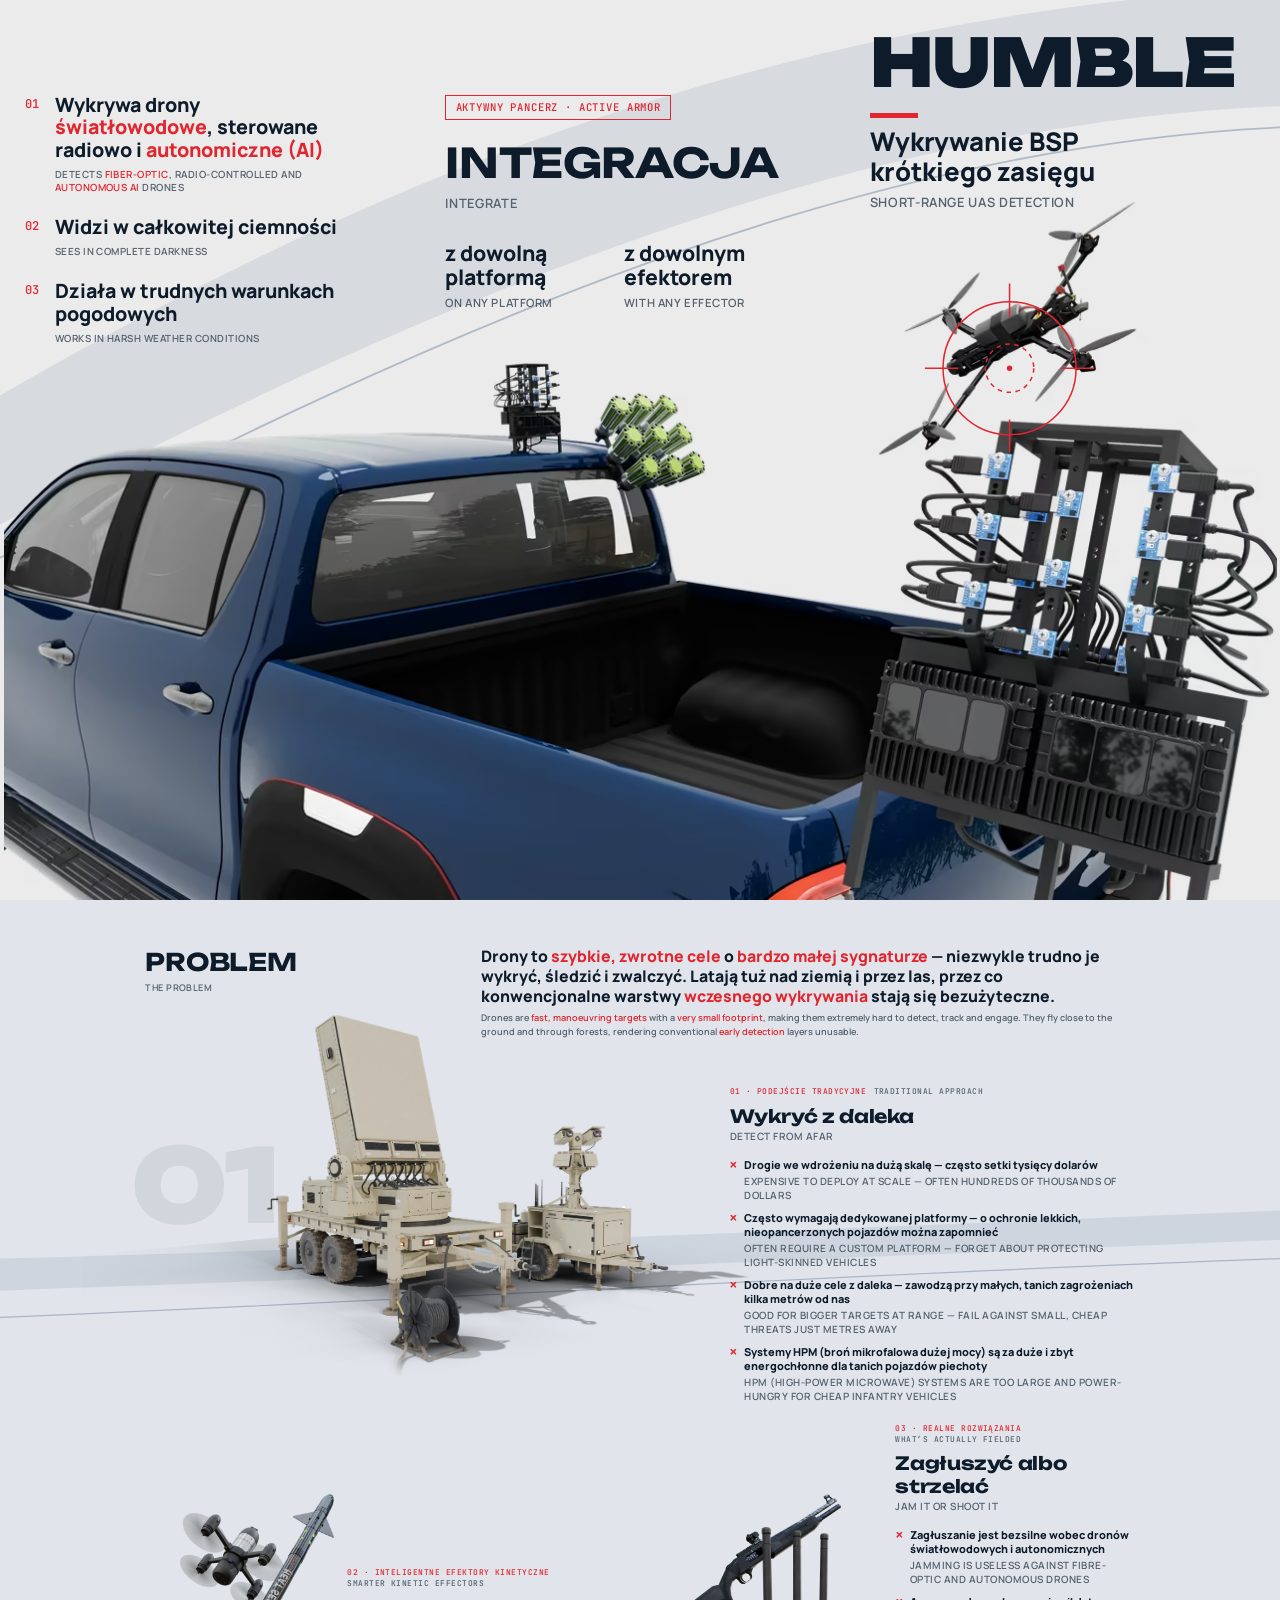
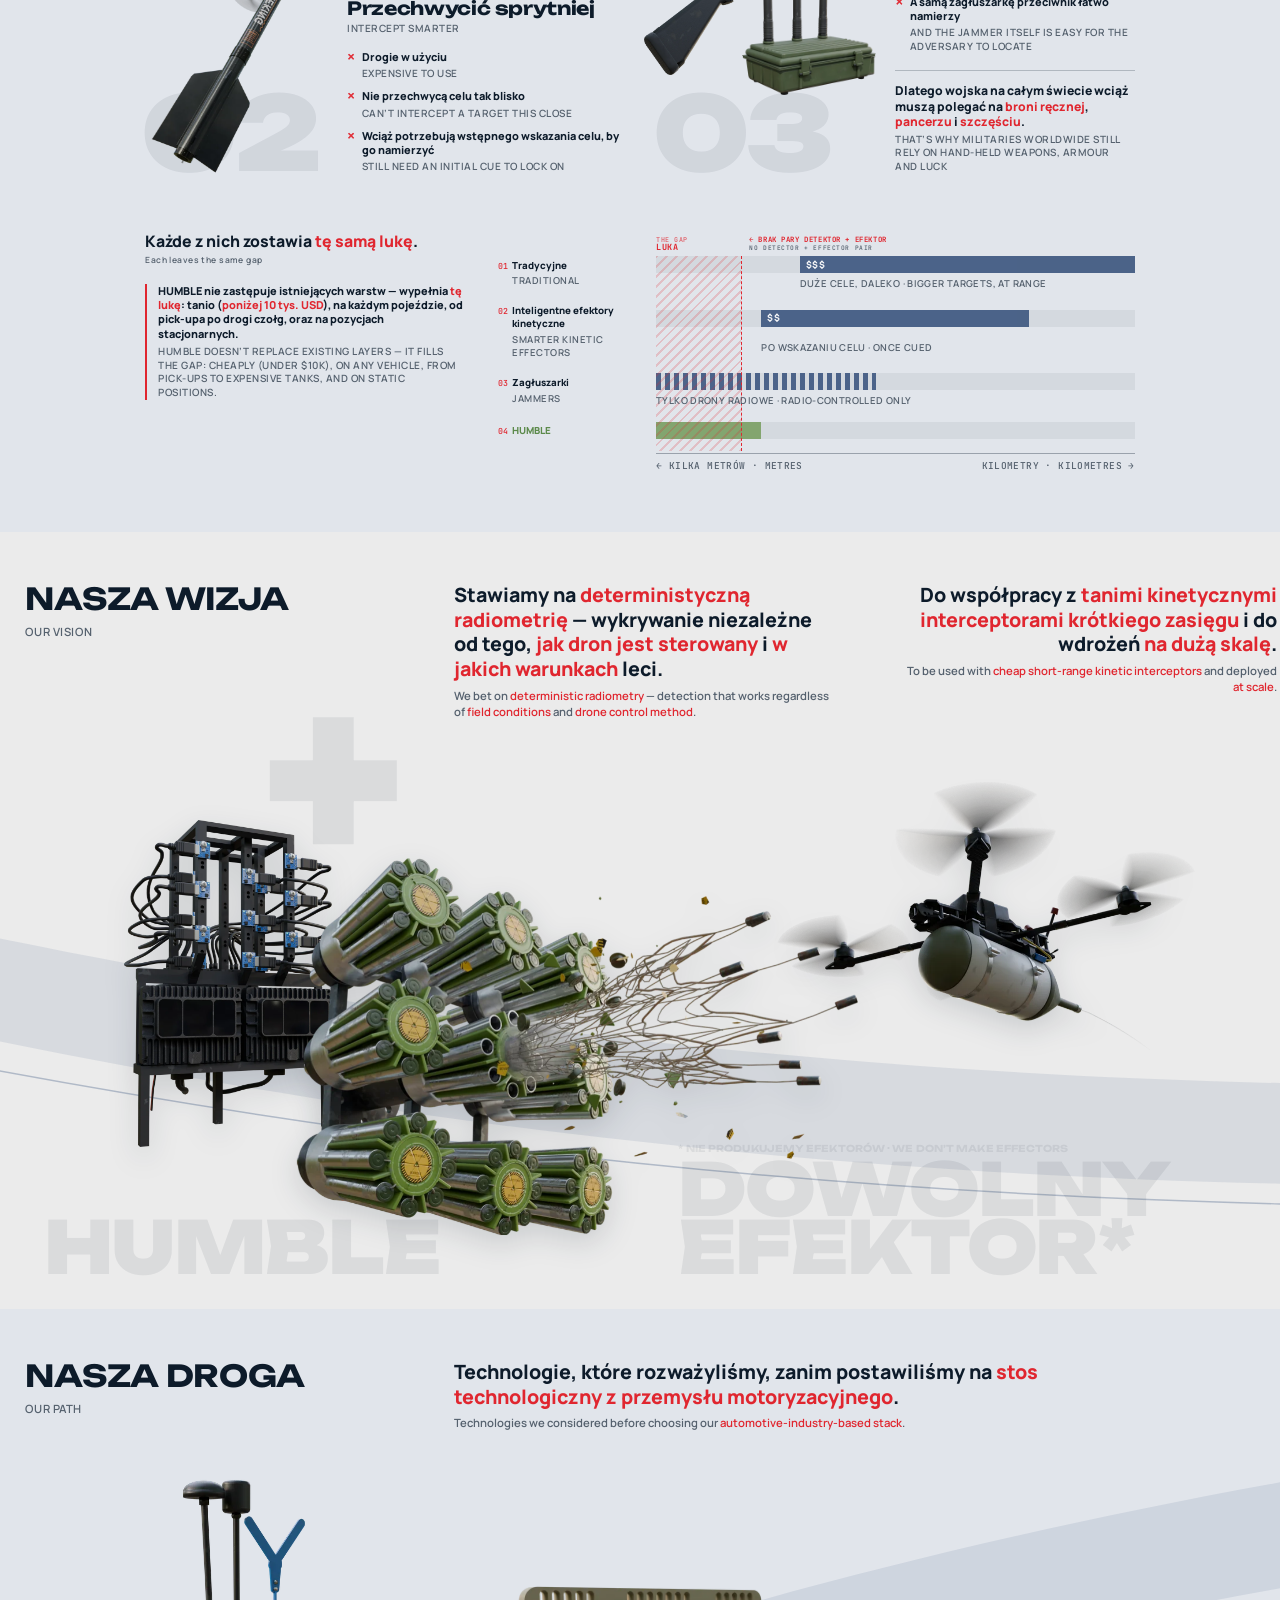
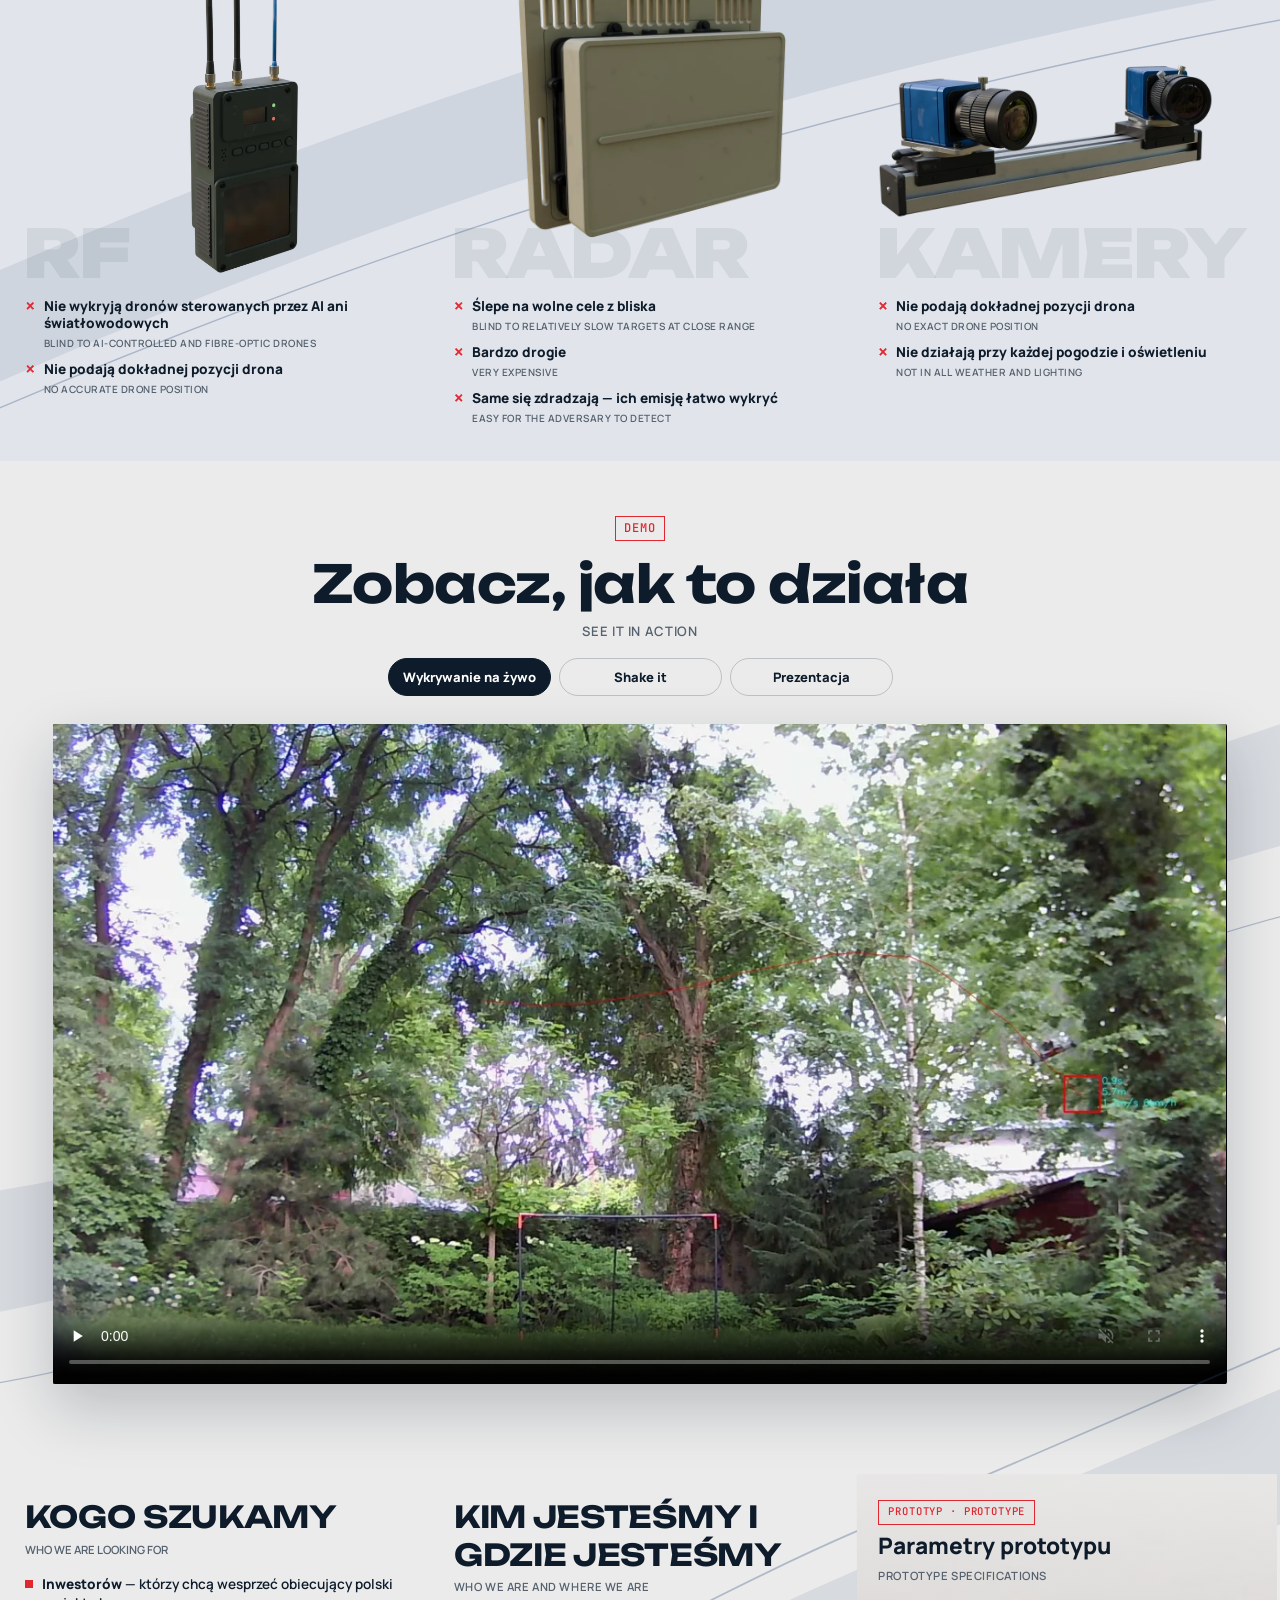
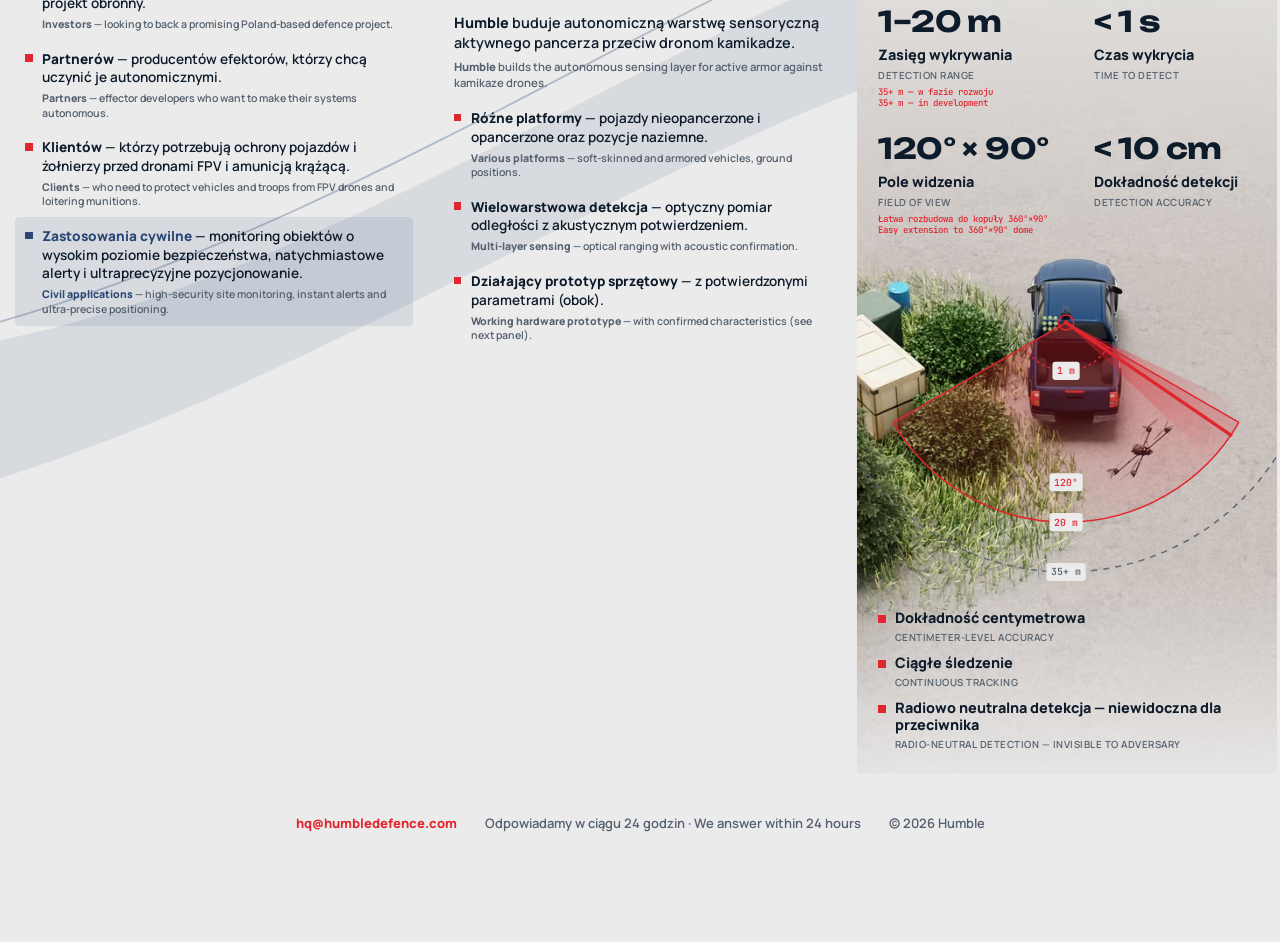
<file: index.html>
<!doctype html>
<html lang="pl" class="loading">
<head>
<meta charset="utf-8">
<meta name="viewport" content="width=device-width, initial-scale=1, viewport-fit=cover">
<title>HUMBLE — Wykrywanie BSP krótkiego zasięgu · Short-range UAS detection</title>
<meta name="description" content="HUMBLE buduje autonomiczną warstwę sensoryczną aktywnego pancerza przeciw dronom kamikadze. Humble builds the autonomous sensing layer for active armor against kamikaze drones.">
<meta name="theme-color" content="#EBEBEB">
<meta property="og:type" content="website">
<meta property="og:url" content="https://humbledefence.com/">
<meta property="og:title" content="HUMBLE — Short-range UAS detection">
<meta property="og:description" content="Autonomous sensing layer for active armor against kamikaze drones.">
<meta property="og:image" content="https://humbledefence.com/assets/og.jpg">
<meta name="twitter:card" content="summary_large_image">
<link rel="icon" href="data:image/svg+xml,%3Csvg xmlns='http://www.w3.org/2000/svg' viewBox='0 0 32 32'%3E%3Crect width='32' height='32' rx='6' fill='%230D1B2A'/%3E%3Ccircle cx='16' cy='16' r='9' fill='none' stroke='%23E0262F' stroke-width='2'/%3E%3Cpath d='M16 2v7M16 23v7M2 16h7M23 16h7' stroke='%23E0262F' stroke-width='2'/%3E%3Ccircle cx='16' cy='16' r='2' fill='%23E0262F'/%3E%3C/svg%3E">
<link rel="preconnect" href="https://fonts.googleapis.com">
<link rel="preconnect" href="https://fonts.gstatic.com" crossorigin>
<link rel="stylesheet" href="https://fonts.googleapis.com/css2?family=JetBrains+Mono:wght@500;800&family=Manrope:wght@600;800&family=Unbounded:wght@700;900&display=swap">
<link rel="stylesheet" href="styles.css?v=202611011240">
<script src="lang.js?v=202611011050" defer></script>
<script src="spin.js?v=202611011050" defer></script>
<script src="main.js?v=202611011300" defer></script>
<script src="track.js?v=202611011300" defer></script>
<noscript><style>.loader{display:none}html.loading,html.loading body{overflow:auto}</style></noscript>
</head>
<body>
<div class="loader" aria-hidden="true">
  <svg viewBox="-60 -60 120 120"><g class="ld-move"><g class="ld-rot"><g class="ld-blink">
    <circle r="44" class="ring"/><circle r="16" class="ring dash"/><circle r="1.8" class="dot"/>
    <path class="tick" d="M0 -56V-34M0 34V56M-56 0H-34M34 0H56"/>
  </g></g></g></svg>
</div>
<nav class="lang" aria-label="Język · Language">
  <a href="/" data-lang="pl" title="Polski, z angielskim">PL·EN</a><a href="/en-f" data-lang="en-f" title="English first, with Polish">EN·PL</a>
</nav>
<main>

<!-- ================= OUTSIDE SPREAD ================= -->
<section class="spread" id="outside" aria-label="HUMBLE">
  <div class="stage">
    <svg class="bg-swoosh" viewBox="0 0 841.9 595.3" aria-hidden="true">
      <path d="M-600 607 L-8.5 265 C190 150 470 10 850.4 -8.5 L1450 -37.7 L1450 49 L850.4 70 C560 80 280 200 -8.5 350 L-600 657.6 Z" fill="#2A4674" opacity=".1"/>
      <path d="M-600 683 L-8.5 372 C290 215 570 95 850.4 84 L1450 60.5" fill="none" stroke="#2A4674" stroke-width="1.2" opacity=".3"/>
    </svg>
    <svg class="art" id="art-outside" viewBox="0 0 841.9 595.3" aria-hidden="true">
      <image data-img="scene" x="0" y="121" width="842" height="474.3" preserveAspectRatio="none"/>
      <g class="leaders">
        <text class="s-cap" x="292" y="172.5" data-en="on any">z dowolną</text>
        <text class="s-cap" x="292" y="188.6" data-en="platform">platformą</text>
        <text class="s-en sec" x="292" y="203.2" data-en="Z DOWOLNĄ PLATFORMĄ">ON ANY PLATFORM</text>
        <text class="s-cap" x="410" y="172.5" data-en="with any">z dowolnym</text>
        <text class="s-cap" x="410" y="188.6" data-en="effector">efektorem</text>
        <text class="s-en sec" x="410" y="203.2" data-en="Z DOWOLNYM EFEKTOREM">WITH ANY EFFECTOR</text>
        <line class="draw" style="--len:63" x1="339.5" y1="213" x2="339.5" y2="276"/>
        <line class="draw d2" style="--len:80" x1="415.5" y1="213" x2="415.5" y2="293"/>
        <g class="pop"><g class="blink-slow"><circle cx="340" cy="281" r="5" class="ring"/><circle cx="340" cy="281" r="1.5" class="dot"/></g></g>
        <g class="pop d2"><g class="blink-slow"><circle cx="416" cy="298" r="5" class="ring"/><circle cx="416" cy="298" r="1.5" class="dot"/></g></g>
      </g>
      <g class="drift"><g class="blink">
        <circle cx="651" cy="228" r="44" class="ring"/>
        <circle cx="651" cy="228" r="16" class="ring dash"/>
        <circle cx="651" cy="228" r="1.8" class="dot"/>
        <path class="tick" d="M651 172V194M651 262V284M595 228H617M685 228H707"/>
      </g></g>
    </svg>

    <!-- outside left: statements (on phones shown under Integracja) -->
    <div class="panel p-oleft">
      <div class="blk stmts" style="--x:14.2;--y:62;--w:215">
        <div class="stmt">
          <span class="t-idx" style="--fs:8">01</span>
          <div><p class="t-lead" style="--fs:13">Wykrywa drony <em>światłowodowe</em>, sterowane radiowo i <em>autonomiczne (AI)</em></p>
          <p class="t-cap" lang="en" style="--fs:6.5">Detects <em>fiber-optic</em>, radio-controlled and <em>autonomous AI</em> drones</p></div>
        </div>
        <div class="stmt">
          <span class="t-idx" style="--fs:8">02</span>
          <div><p class="t-lead" style="--fs:13">Widzi w całkowitej ciemności</p>
          <p class="t-cap" lang="en" style="--fs:6.5">Sees in complete darkness</p></div>
        </div>
        <div class="stmt">
          <span class="t-idx" style="--fs:8">03</span>
          <div><p class="t-lead" style="--fs:13">Działa w trudnych warunkach pogodowych</p>
          <p class="t-cap" lang="en" style="--fs:6.5">Works in harsh weather conditions</p></div>
        </div>
      </div>
    </div>

    <!-- outside middle: integration -->
    <div class="panel p-omid" data-swoosh>
      <div class="blk" style="--x:292;--y:62;--w:250">
        <span class="tag" style="--fs:7"><span>Aktywny pancerz</span><span class="sep"> · </span><span lang="en">Active armor</span></span>
        <h2 class="t-h1 nw" style="--fs:27;margin-top:calc(12*var(--u))">INTEGRACJA</h2>
        <p class="t-cap" lang="en" style="--fs:8.5;margin-top:calc(4*var(--u))">Integrate</p>
        <p class="sr-only">z dowolną platformą (on any platform), z dowolnym efektorem (with any effector)</p>
      </div>
      <div class="m-visual" data-art="art-outside" data-view="277.8 150 280.6 345" data-fit="418.1,150,345,0,560"></div>
    </div>

    <!-- outside right: cover -->
    <div class="panel p-ocover" data-swoosh>
      <div class="blk" style="--x:572.6;--y:14;--w:256">
        <h1 class="t-hero nw" style="--fs:44">HUMBLE</h1>
        <span class="rule"></span>
        <p class="t-lead" style="--fs:17;--lh:1.18;width:calc(165*var(--u))">Wykrywanie BSP krótkiego zasięgu</p>
        <p class="t-cap" lang="en" style="--fs:8.5;margin-top:calc(4*var(--u))">Short-range UAS detection</p>
      </div>
      <div class="m-visual" data-art="art-outside" data-view="558.4 140 283.5 455.3" data-fit="697,140,455.3,540,841.9,pad" data-hide=".leaders"></div>
    </div>
  </div>
</section>

<!-- ================= THE PROBLEM: three answers, one gap ================= -->
<section class="spread" id="problem" aria-label="Problem · The problem">
  <div class="stage">
    <div class="panel p-pr" data-swoosh>
      <div class="pr-head">
        <h2 class="t-h1 nw" style="--fs:20">PROBLEM</h2>
        <p class="t-en t-upper" lang="en" style="--fs:7.5;letter-spacing:.05em;margin-top:calc(4*var(--u))">THE PROBLEM</p>
      </div>
      <div class="pr-lead">
        <p class="t-lead" style="--fs:13;--lh:1.25">Drony to <em>szybkie, zwrotne cele</em> o <em>bardzo małej sygnaturze</em> — niezwykle trudno je wykryć, śledzić i zwalczyć. Latają tuż nad ziemią i przez las, przez co konwencjonalne warstwy <em>wczesnego wykrywania</em> stają się bezużyteczne.</p>
        <p class="t-en" lang="en" style="--fs:7.5;--lh:1.45;margin-top:calc(4*var(--u))">Drones are <em>fast, manoeuvring targets</em> with a <em>very small footprint</em>, making them extremely hard to detect, track and engage. They fly close to the ground and through forests, rendering conventional <em>early detection</em> layers unusable.</p>
      </div>

      <!-- 01: the traditional layer -->
      <article class="pr-act pr-a1">
        <svg class="pr-ground" viewBox="0 0 1000 100" preserveAspectRatio="none" aria-hidden="true">
          <path d="M0 52 C300 44 650 30 1000 16 L1000 38 C650 52 300 66 0 76 Z" fill="#2A4674" opacity=".1"/>
          <path d="M0 96 C350 82 700 62 1000 52" fill="none" stroke="#2A4674" stroke-width="1.2" vector-effect="non-scaling-stroke" opacity=".3"/>
        </svg>
        <div class="pr-fig pr-fig1" data-in>
          <span class="pr-num pr-num1" aria-hidden="true">01</span>
          <img src="assets/hpm/scene-3200.webp?v=202611011050" srcset="assets/hpm/scene-1800.webp?v=202611011050 1800w, assets/hpm/scene-3200.webp?v=202611011050 3200w" sizes="(min-width: 1100px) 80vw, 190vw" alt="Radar i system naziemny na przyczepach" width="3200" height="1871" decoding="async">
        </div>
        <div class="pr-txt">
          <p class="pr-tag"><span>01 · Podejście tradycyjne</span><span lang="en">Traditional approach</span></p>
          <h3 class="pr-title t-big" style="--fs:15">Wykryć z daleka</h3>
          <p class="t-cap" lang="en" style="--fs:6.5">Detect from afar</p>
          <ul class="misses">
            <li><p class="t-pl" style="--fs:9;--lh:1.25"><b>Drogie we wdrożeniu na dużą skalę — często setki tysięcy dolarów</b></p><p class="t-cap" lang="en" style="--fs:6">Expensive to deploy at scale — often hundreds of thousands of dollars</p></li>
            <li><p class="t-pl" style="--fs:9;--lh:1.25"><b>Często wymagają dedykowanej platformy — o ochronie lekkich, nieopancerzonych pojazdów można zapomnieć</b></p><p class="t-cap" lang="en" style="--fs:6">Often require a custom platform — forget about protecting light-skinned vehicles</p></li>
            <li><p class="t-pl" style="--fs:9;--lh:1.25"><b>Dobre na duże cele z daleka — zawodzą przy małych, tanich zagrożeniach kilka metrów od nas</b></p><p class="t-cap" lang="en" style="--fs:6">Good for bigger targets at range — fail against small, cheap threats just metres away</p></li>
            <li><p class="t-pl" style="--fs:9;--lh:1.25"><b>Systemy HPM (broń mikrofalowa dużej mocy) są za duże i zbyt energochłonne dla tanich pojazdów piechoty</b></p><p class="t-cap" lang="en" style="--fs:6">HPM (high-power microwave) systems are too large and power-hungry for cheap infantry vehicles</p></li>
          </ul>
        </div>
      </article>

      <!-- 02 + 03: smarter effectors, jammers -->
      <div class="pr-duo">
        <article class="pr-act pr-a2">
          <div class="pr-fig pr-fig2">
            <span class="pr-num" aria-hidden="true">02</span>
            <div class="loopvid pr-vid">
              <img class="spin-poster" src="assets/problem/interceptor-loop.webp?v=202611011050" alt="Dron przechwytujący z pociskiem" width="588" height="896" decoding="async">
              <canvas data-spin="assets/problem/interceptor-loop.mp4?v=202611011050" data-loop aria-hidden="true"></canvas>
            </div>
          </div>
          <div class="pr-txt">
            <p class="pr-tag"><span>02 · Inteligentne efektory kinetyczne</span><span lang="en">Smarter kinetic effectors</span></p>
            <h3 class="pr-title t-big" style="--fs:15">Przechwycić sprytniej</h3>
            <p class="t-cap" lang="en" style="--fs:6.5">Intercept smarter</p>
            <ul class="misses">
              <li><p class="t-pl" style="--fs:9;--lh:1.25"><b>Drogie w użyciu</b></p><p class="t-cap" lang="en" style="--fs:6">Expensive to use</p></li>
              <li><p class="t-pl" style="--fs:9;--lh:1.25"><b>Nie przechwycą celu tak blisko</b></p><p class="t-cap" lang="en" style="--fs:6">Can’t intercept a target this close</p></li>
              <li><p class="t-pl" style="--fs:9;--lh:1.25"><b>Wciąż potrzebują wstępnego wskazania celu, by go namierzyć</b></p><p class="t-cap" lang="en" style="--fs:6">Still need an initial cue to lock on</p></li>
            </ul>
          </div>
        </article>
        <article class="pr-act pr-a3">
          <div class="pr-fig pr-fig3">
            <span class="pr-num" aria-hidden="true">03</span>
            <img class="pr-gun" src="assets/problem/shotgun.webp?v=202611011050" alt="Strzelba" width="1400" height="1289" decoding="async">
            <img class="pr-jam" src="assets/problem/jammer.webp?v=202611011050" alt="Zagłuszarka" width="632" height="792" decoding="async">
          </div>
          <div class="pr-txt">
            <p class="pr-tag"><span>03 · Realne rozwiązania</span><span lang="en">What’s actually fielded</span></p>
            <h3 class="pr-title t-big" style="--fs:15">Zagłuszyć albo strzelać</h3>
            <p class="t-cap" lang="en" style="--fs:6.5">Jam it or shoot it</p>
            <ul class="misses">
              <li><p class="t-pl" style="--fs:9;--lh:1.25"><b>Zagłuszanie jest bezsilne wobec dronów światłowodowych i autonomicznych</b></p><p class="t-cap" lang="en" style="--fs:6">Jamming is useless against fibre-optic and autonomous drones</p></li>
              <li><p class="t-pl" style="--fs:9;--lh:1.25"><b>A samą zagłuszarkę przeciwnik łatwo namierzy</b></p><p class="t-cap" lang="en" style="--fs:6">And the jammer itself is easy for the adversary to locate</p></li>
            </ul>
            <div class="pr-luck">
              <p class="t-pl" style="--fs:10;--lh:1.25"><b>Dlatego wojska na całym świecie wciąż muszą polegać na <em>broni ręcznej</em>, <em>pancerzu</em> i&nbsp;<em>szczęściu</em>.</b></p>
              <p class="t-cap" lang="en" style="--fs:6">That’s why militaries worldwide still rely on hand-held weapons, armour and luck</p>
            </div>
          </div>
        </article>
      </div>

      <!-- the gap: where each answer works, and where none does -->
      <div class="pr-gap">
        <p class="t-lead" style="--fs:13;--lh:1.25">Każde z nich zostawia <em>tę samą lukę</em>.</p>
        <p class="t-en t-upper" lang="en" style="--fs:7;letter-spacing:.05em;margin-top:calc(3*var(--u))">Each leaves the same gap</p>
        <div class="pr-fill">
          <p class="t-pl" style="--fs:9;--lh:1.3"><b>HUMBLE nie zastępuje istniejących warstw — wypełnia <em>tę lukę</em>: tanio (<em>poniżej 10 tys. USD</em>), na każdym pojeździe, od pick-upa po drogi czołg, oraz na pozycjach stacjonarnych.</b></p>
          <p class="t-cap" lang="en" style="--fs:6">HUMBLE doesn’t replace existing layers — it fills the gap: cheaply (under $10k), on any vehicle, from pick-ups to expensive tanks, and on static positions.</p>
        </div>
        <div class="gap-chart" role="img" aria-label="Zasięg skuteczności: podejście tradycyjne działa daleko, efektory po wskazaniu celu, zagłuszarki tylko na drony radiowe. Kilka metrów od nas nie działa żadne z nich.">
          <div class="gap-zone"><span>Luka</span><span lang="en">The gap</span><span class="gap-nopair"><span>brak pary detektor + efektor</span><small lang="en">no detector + effector pair</small></span></div>
          <div class="gap-row" style="--a:30%;--b:100%">
            <p class="gap-name"><b>01</b> <span>Tradycyjne</span> <span lang="en">Traditional</span></p>
            <div class="gap-track"><i class="gap-bar"><b class="gap-cost" aria-label="drogie">$$$</b></i></div>
            <p class="gap-note"><span>duże cele, daleko</span><span class="sep"> · </span><span lang="en">bigger targets, at range</span></p>
          </div>
          <div class="gap-row" style="--a:22%;--b:78%">
            <p class="gap-name"><b>02</b> <span>Inteligentne efektory kinetyczne</span> <span lang="en">Smarter kinetic effectors</span></p>
            <div class="gap-track"><i class="gap-bar"><b class="gap-cost" aria-label="drogie">$$</b></i></div>
            <p class="gap-note"><span>po wskazaniu celu</span><span class="sep"> · </span><span lang="en">once cued</span></p>
          </div>
          <div class="gap-row" style="--a:0%;--b:46%">
            <p class="gap-name"><b>03</b> <span>Zagłuszarki</span> <span lang="en">Jammers</span></p>
            <div class="gap-track"><i class="gap-bar gap-part"></i></div>
            <p class="gap-note"><span>tylko drony radiowe</span><span class="sep"> · </span><span lang="en">radio-controlled only</span></p>
          </div>
          <div class="gap-row gap-humble" style="--a:0%;--b:22%">
            <p class="gap-name"><b>04</b> <span class="gap-hb">HUMBLE</span></p>
            <div class="gap-track"><i class="gap-bar"></i></div>
          </div>
          <div class="gap-axis"><span><span>kilka metrów</span><span class="sep"> · </span><span lang="en">metres</span></span><span><span>kilometry</span><span class="sep"> · </span><span lang="en">kilometres</span></span></div>
        </div>
      </div>

    </div>
  </div>
</section>

<!-- ================= OUR VISION: sensor + any effector hunting a fibre-optic drone ================= -->
<section class="spread" id="vision" aria-label="Nasza wizja · Our vision">
  <div class="stage">
    <svg class="bg-swoosh" viewBox="0 0 841.9 595.3" aria-hidden="true">
      <path d="M-640 180 C-80 330 520 470 1480 420 L1480 500 C520 552 -100 410 -640 262 Z" fill="#2A4674" opacity=".1"/>
      <path d="M-640 300 C-60 440 540 560 1480 520" fill="none" stroke="#2A4674" stroke-width="1.2" opacity=".3"/>
    </svg>
    <div class="panel p-vis" data-swoosh>
      <div class="blk" style="--x:14.2;--y:20;--w:250">
        <h2 class="t-h1 nw" style="--fs:20">NASZA WIZJA</h2>
        <p class="t-en t-upper" lang="en" style="--fs:7.5;letter-spacing:.05em;margin-top:calc(4*var(--u))">OUR VISION</p>
      </div>
      <div class="blk vis-lead" style="--x:297.6;--y:22;--w:255">
        <p class="t-lead" style="--fs:13;--lh:1.25">Stawiamy na <em>deterministyczną radiometrię</em> — wykrywanie niezależne od tego, <em>jak dron jest sterowany</em> i <em>w jakich warunkach</em> leci.</p>
        <p class="t-en" lang="en" style="--fs:7.5;--lh:1.45;margin-top:calc(4*var(--u))">We bet on <em>deterministic radiometry</em> — detection that works regardless of <em>field conditions</em> and <em>drone control method</em>.</p>
      </div>
      <div class="blk vis-scene" style="--x:14.2;--y:100;--w:815">
        <span aria-hidden="true" class="vis-word vis-w1" style="--dl:1.5%;--ml:0%;--mb:0%">HUMBLE</span>
        <span aria-hidden="true" class="vis-word vis-w2" style="--dl:53%;--ml:52%;--mb:0%"><span class="vis-note"><span class="vn-a">* </span><span class="vn-pl">Nie produkujemy efektorów</span><span class="vn-dot"> · </span><span class="vn-en" lang="en">we don’t make effectors</span></span><span class="vw-txt" data-en-html="ANY<br>EFFECTOR">DOWOLNY<br>EFEKTOR</span><span class="vn-ast">*</span></span>
        <p class="sr-only">* Nie produkujemy efektorów. We don’t make effectors.</p>
        <div class="vis-obj vis-drone loopvid" style="--dl:61%;--dt:14%;--dw:38%;--ml:6%;--mt:0%;--mw:92%">
          <img class="spin-poster" src="assets/vision/drone-loop.webp" alt="" width="900" height="515" decoding="async">
          <canvas data-spin="assets/vision/drone-loop.mp4" data-loop aria-hidden="true"></canvas>
        </div>
        <div class="vis-obj vis-front vis-launcher loopvid" style="--dl:22%;--dt:23%;--dw:46%;--ml:26%;--mt:63%;--mw:74%">
          <img class="spin-poster" src="assets/vision/launcher-loop.webp?v=202611011050" alt="" width="980" height="695" decoding="async">
          <canvas data-spin="assets/vision/launcher-loop.mp4?v=202611011050" data-loop aria-hidden="true"></canvas>
        </div>
        <span aria-hidden="true" class="vis-plus" style="--dl:25%;--dt:13%;--ml:15%;--mt:89%">+</span>
        <img class="vis-obj vis-rig" src="assets/vision/rig.webp" alt="" width="760" height="1186" decoding="async" style="--dl:8%;--dt:20.7%;--dw:17%;--ml:0%;--mt:59.5%;--mw:34%">
        <div class="blk vis-lead vis-layer" style="--x:577.7;--y:-78;--w:250">
        <p class="t-lead" style="--fs:13;--lh:1.25">Do współpracy z <em>tanimi kinetycznymi interceptorami krótkiego zasięgu</em> i do wdrożeń <em>na dużą skalę</em>.</p>
        <p class="t-en" lang="en" style="--fs:7.5;--lh:1.45;margin-top:calc(4*var(--u))">To be used with <em>cheap short-range kinetic interceptors</em> and deployed <em>at scale</em>.</p>
      </div>
      </div>
      <p class="sr-only">Sensor HUMBLE razem z dowolnym efektorem namierza drona sterowanego światłowodem. HUMBLE sensor plus any effector hunting a fibre-optic drone.</p>
    </div>
  </div>
</section>

<!-- ================= OUR PATH: sensing technologies we considered (booklet-style spread) ================= -->
<section class="spread" id="mission" aria-label="Nasza droga · Our path">
  <div class="stage">
    <svg class="bg-swoosh" viewBox="0 0 841.9 595.3" aria-hidden="true">
      <path d="M-640 700 C-160 470 420 150 1480 60 L1480 150 C440 232 -120 548 -640 790 Z" fill="#2A4674" opacity=".1"/>
      <path d="M-640 815 C-130 560 470 266 1480 170" fill="none" stroke="#2A4674" stroke-width="1.2" opacity=".3"/>
    </svg>

    <!-- our mission: one sentence + the three alternatives and why they fall short -->
    <div class="panel p-mis" data-swoosh>
      <div class="blk" style="--x:14.2;--y:20;--w:250">
        <h2 class="t-h1 nw" style="--fs:20">NASZA DROGA</h2>
        <p class="t-en t-upper" lang="en" style="--fs:7.5;letter-spacing:.05em;margin-top:calc(4*var(--u))">OUR PATH</p>
      </div>
      <div class="blk mis-lead" style="--x:297.6;--y:22;--w:520">
        <p class="t-lead" style="--fs:13;--lh:1.25">Technologie, które rozważyliśmy, zanim postawiliśmy na <em>stos technologiczny z przemysłu motoryzacyjnego</em>.</p>
        <p class="t-en" lang="en" style="--fs:7.5;--lh:1.45;margin-top:calc(4*var(--u))">Technologies we considered before choosing our <em>automotive-industry-based stack</em>.</p>
      </div>
      <div class="alts">
      <article class="blk alt" style="--x:14.2;--y:96;--w:250;--arn:0.38;--hc:min(380px,92vw);--fh:.973;--fb:.012;--pcx:62%;--pr:14%;--dip:-6px">
        <div class="alt-stage">
          <h3 class="alt-word" aria-label="Detektory RF · RF detectors">RF</h3>
          <div class="spin" style="--ar:304/800">
            <img class="spin-poster" src="assets/spin/chuyka-poster.webp" alt="Detektory RF" width="304" height="800" decoding="async">
            <canvas data-spin="assets/spin/chuyka.mp4" aria-hidden="true"></canvas>
          </div>
        </div>
        <ul class="misses">
          <li><p class="t-pl" style="--fs:9;--lh:1.25"><b>Nie wykryją dronów sterowanych przez AI ani światłowodowych</b></p><p class="t-cap" lang="en" style="--fs:6">Blind to AI-controlled and fibre-optic drones</p></li>
          <li><p class="t-pl" style="--fs:9;--lh:1.25"><b>Nie podają dokładnej pozycji drona</b></p><p class="t-cap" lang="en" style="--fs:6">No accurate drone position</p></li>
        </ul>
      </article>
      <article class="blk alt" style="--x:297.6;--y:96;--w:250;--arn:0.917;--sink:10%;--lift:26;--hc:min(230px,54vw);--fh:.831;--fb:.012;--pcx:56%">
        <div class="alt-stage">
          <h3 class="alt-word" aria-label="Radary · Radars">RADAR</h3>
          <div class="spin" style="--ar:660/720">
            <img class="spin-poster" src="assets/spin/radar-poster.webp" alt="Radary" width="660" height="720" decoding="async">
            <canvas data-spin="assets/spin/radar.mp4" aria-hidden="true"></canvas>
          </div>
        </div>
        <ul class="misses">
          <li><p class="t-pl" style="--fs:9;--lh:1.25"><b>Ślepe na wolne cele z bliska</b></p><p class="t-cap" lang="en" style="--fs:6">Blind to relatively slow targets at close range</p></li>
          <li><p class="t-pl" style="--fs:9;--lh:1.25"><b>Bardzo drogie</b></p><p class="t-cap" lang="en" style="--fs:6">Very expensive</p></li>
          <li><p class="t-pl" style="--fs:9;--lh:1.25"><b>Same się zdradzają — ich emisję łatwo wykryć</b></p><p class="t-cap" lang="en" style="--fs:6">Easy for the adversary to detect</p></li>
        </ul>
      </article>
      <article class="blk alt" style="--x:578.3;--y:96;--w:250;--arn:1.524;--sink:15%;--lift:40;--maxw:106%;--cx:52%;--hc:min(190px,42vw);--fh:.74;--fb:.018;--pcx:50%">
        <div class="alt-stage">
          <h3 class="alt-word" aria-label="Kamery · Cameras" data-en="CAMERAS">KAMERY</h3>
          <div class="spin" style="--ar:960/630">
            <img class="spin-poster" src="assets/spin/stereo-poster.webp" alt="Kamery" width="960" height="630" decoding="async">
            <canvas data-spin="assets/spin/stereo.mp4" aria-hidden="true"></canvas>
          </div>
        </div>
        <ul class="misses">
          <li><p class="t-pl" style="--fs:9;--lh:1.25"><b>Nie podają dokładnej pozycji drona</b></p><p class="t-cap" lang="en" style="--fs:6">No exact drone position</p></li>
          <li><p class="t-pl" style="--fs:9;--lh:1.25"><b>Nie działają przy każdej pogodzie i oświetleniu</b></p><p class="t-cap" lang="en" style="--fs:6">Not in all weather and lighting</p></li>
        </ul>
      </article>
      </div>
    </div>
  </div>
</section>

<!-- ================= DEMO VIDEO ================= -->
<section class="demo" id="demo" aria-label="Demo" data-swoosh="all">
  <div class="demo-in">
    <span class="tag">Demo</span>
    <h2 class="t-h1">Zobacz, jak to działa</h2>
    <p class="t-cap" lang="en">See it in action</p>
    <div class="demo-tabs" role="tablist">
      <button type="button" class="demo-tab on" role="tab" aria-selected="true" data-clip="live" data-en="Live detection">Wykrywanie na żywo</button>
      <button type="button" class="demo-tab" role="tab" aria-selected="false" data-clip="shake" data-en="Shake it">Shake it</button>
      <button type="button" class="demo-tab" role="tab" aria-selected="false" data-clip="pres" data-en="Presentation">Prezentacja</button>
    </div>
    <div class="player">
      <video controls playsinline preload="none" poster="assets/demo/live-detection.webp?v=2"></video>
    </div>
  </div>
</section>

<!-- ================= INSIDE SPREAD ================= -->
<section class="spread" id="inside" aria-label="Kim jesteśmy i gdzie jesteśmy">
  <div class="stage">
    <svg class="bg-swoosh" viewBox="0 0 841.9 595.3" aria-hidden="true">
      <path d="M-600 421.8 L-8.5 309.5 C181.5 273.5 381.5 141.5 564.1 63.5 L1450 -315 L1450 -205 L564.1 143.5 C386.5 213.5 186.5 341.5 -8.5 401.5 L-600 583.5 Z" fill="#2A4674" opacity=".1"/>
      <path d="M-600 462.6 L-8.5 297.8 C206.5 237.8 401.5 107.8 564.1 37.8 L1450 -345" fill="none" stroke="#2A4674" stroke-width="1.2" opacity=".3"/>
    </svg>
    <svg class="art" id="art-inside" viewBox="0 0 841.9 595.3" aria-hidden="true">
      <defs>
        <clipPath id="clip-bc"><rect x="564.1" y="-10" width="290" height="620"/></clipPath>
        <linearGradient id="g-top" x1="0" y1="0" x2="0" y2="1"><stop offset="0" stop-color="#EBEBEB" stop-opacity=".92"/><stop offset="1" stop-color="#EBEBEB" stop-opacity="0"/></linearGradient>
        <linearGradient id="g-bot" x1="0" y1="0" x2="0" y2="1"><stop offset="0" stop-color="#EBEBEB" stop-opacity="0"/><stop offset="1" stop-color="#EBEBEB" stop-opacity=".92"/></linearGradient>
        <linearGradient id="g-cone" x1="0" y1="0" x2="0" y2="1"><stop offset="0" stop-color="#E0262F" stop-opacity=".38"/><stop offset="1" stop-color="#E0262F" stop-opacity=".06"/></linearGradient>
        <radialGradient id="g-sweep" gradientUnits="userSpaceOnUse" cx="702.5" cy="296.7" r="132"><stop offset="0" stop-color="#E0262F" stop-opacity=".5"/><stop offset="1" stop-color="#E0262F" stop-opacity="0"/></radialGradient>
      </defs>
      <!-- back cover: top-down photo + scan cone -->
      <g clip-path="url(#clip-bc)" class="bc">
        <image data-img="backcover" x="564.1" y="0" width="277.9" height="595.6" preserveAspectRatio="none"/>
        <rect x="564.1" y="-8.5" width="286.3" height="300" fill="url(#g-top)"/>
        <rect x="564.1" y="453.8" width="286.3" height="150" fill="url(#g-bot)"/>
        <path d="M702.5 296.7 L816.82 362.7 A132 132 0 0 1 588.18 362.7 Z" fill="url(#g-cone)"/>
        <path class="thin" d="M702.5 296.7 L816.82 362.7 M702.5 296.7 L588.18 362.7 M816.82 362.7 A132 132 0 0 1 588.18 362.7"/>
        <path class="thin" stroke-dasharray="2 2" d="M730.21 312.7 A32 32 0 0 1 674.79 312.7"/>
        <path class="thin steel" stroke-dasharray="4 4" opacity=".9" d="M845.39 379.2 A165 165 0 0 1 559.61 379.2"/>
        <g class="sweep">
          <path d="M702.5 296.7 L723.15 427.08 A132 132 0 0 1 681.85 427.08 Z" fill="url(#g-sweep)"/>
          <line x1="702.5" y1="296.7" x2="702.5" y2="428.7" class="sweep-line"/>
          <animateTransform attributeName="transform" type="rotate" dur="7s" repeatCount="indefinite" calcMode="spline" keyTimes="0;.5;1" keySplines=".45 0 .55 1;.45 0 .55 1" values="-57 702.5 296.7;57 702.5 296.7;-57 702.5 296.7"/>
        </g>
        <circle cx="702.5" cy="296.7" r="5" class="ring"/><circle cx="702.5" cy="296.7" r="1.5" class="dot"/>
        <g class="pill"><rect x="693.5" y="322.7" width="18" height="12" rx="2"/><text x="702.5" y="331">1 m</text></g>
        <g class="pill"><rect x="691.5" y="396.3" width="22" height="12" rx="2"/><text x="702.5" y="404.6">120°</text></g>
        <g class="pill"><rect x="691.5" y="422.7" width="22" height="12" rx="2"/><text x="702.5" y="431">20 m</text></g>
        <g class="pill steel"><rect x="689.5" y="455.7" width="26" height="12" rx="2"/><text x="702.5" y="464">35+ m</text></g>
      </g>
      <!-- net, drone, target -->
      <g class="net-in net"><image data-img="net" x="139" y="198.7" width="414.9" height="396.3" preserveAspectRatio="none"/></g>
      <g class="drone-rise"><g class="bob"><image data-img="drone" x="330" y="370.7" width="194" height="160" preserveAspectRatio="none"/></g></g>
      <g class="tgt-in"><g class="bob lag"><g class="blink late">
        <circle cx="421" cy="444.7" r="44" class="ring"/>
        <circle cx="421" cy="444.7" r="16" class="ring dash"/>
        <circle cx="421" cy="444.7" r="1.8" class="dot"/>
        <path class="tick" d="M421 388.7V410.7M421 478.7V500.7M365 444.7H387M455 444.7H477"/>
      </g></g></g>
    </svg>

    <!-- phones: pinned scene, text swaps while the camera pulls back and the net flies in -->
    <div class="duo"><div class="duo-sticky" data-swoosh><div class="duo-text">
    <!-- inside middle: who we are -->
    <div class="panel p-imid">
      <div class="blk" style="--x:297.6;--y:16;--w:252">
        <h2 class="t-h1 who-h" style="--fs:20">KIM JESTEŚMY I GDZIE JESTEŚMY</h2>
        <p class="t-en t-upper" lang="en" style="--fs:7.5;letter-spacing:.05em;margin-top:calc(4*var(--u))">WHO WE ARE AND WHERE WE ARE</p>
        <p class="t-pl" style="--fs:9.5;--lh:1.4;margin-top:calc(12*var(--u))"><b>Humble</b> buduje autonomiczną warstwę sensoryczną aktywnego pancerza przeciw dronom kamikadze.</p>
        <p class="t-en" lang="en" style="--fs:7.5;--lh:1.4;margin-top:calc(4*var(--u))"><b>Humble</b> builds the autonomous sensing layer for active armor against kamikaze drones.</p>
        <ul class="items" style="margin-top:calc(12*var(--u))">
          <li><p class="t-pl" style="--fs:9"><b>Różne platformy</b> — pojazdy nieopancerzone i opancerzone oraz pozycje naziemne.</p>
              <p class="t-en" lang="en" style="--fs:7"><b>Various platforms</b> — soft-skinned and armored vehicles, ground positions.</p></li>
          <li><p class="t-pl" style="--fs:9"><b>Wielowarstwowa detekcja</b> — optyczny pomiar odległości z akustycznym potwierdzeniem.</p>
              <p class="t-en" lang="en" style="--fs:7"><b>Multi-layer sensing</b> — optical ranging with acoustic confirmation.</p></li>
          <li><p class="t-pl" style="--fs:9"><b>Działający prototyp sprzętowy</b> — z potwierdzonymi parametrami <span class="d-only">(obok)</span><span class="m-only">(powyżej)</span>.</p>
              <p class="t-en" lang="en" style="--fs:7"><b>Working hardware prototype</b> — with confirmed characteristics <span class="d-only">(see next panel)</span><span class="m-only">(see above)</span>.</p></li>
        </ul>
      </div>
    </div>

    <!-- inside left: who we look for -->
    <div class="panel p-ileft">
      <div class="blk" style="--x:14.2;--y:16;--w:250">
        <h2 class="t-h1 nw who-l" style="--fs:20">KOGO SZUKAMY</h2>
        <p class="t-en t-upper" lang="en" style="--fs:7.5;margin-top:calc(4*var(--u))">WHO WE ARE LOOKING FOR</p>
        <ul class="items" style="margin-top:calc(12*var(--u))">
          <li><p class="t-pl" style="--fs:9"><b>Inwestorów</b> — którzy chcą wesprzeć obiecujący polski projekt obronny.</p>
              <p class="t-en" lang="en" style="--fs:7"><b>Investors</b> — looking to back a promising Poland-based defence project.</p></li>
          <li><p class="t-pl" style="--fs:9"><b>Partnerów</b> — producentów efektorów, którzy chcą uczynić je autonomicznymi.</p>
              <p class="t-en" lang="en" style="--fs:7"><b>Partners</b> — effector developers who want to make their systems autonomous.</p></li>
          <li><p class="t-pl" style="--fs:9"><b>Klientów</b> — którzy potrzebują ochrony pojazdów i żołnierzy przed dronami FPV i amunicją krążącą.</p>
              <p class="t-en" lang="en" style="--fs:7"><b>Clients</b> — who need to protect vehicles and troops from FPV drones and loitering munitions.</p></li>
          <li class="civil"><p class="t-pl" style="--fs:9"><b>Zastosowania cywilne</b> — monitoring obiektów o wysokim poziomie bezpieczeństwa, natychmiastowe alerty i ultraprecyzyjne pozycjonowanie.</p>
              <p class="t-en" lang="en" style="--fs:7"><b>Civil applications</b> — high-security site monitoring, instant alerts and ultra-precise positioning.</p></li>
        </ul>
      </div>
    </div>

    </div>
      <div class="duo-scene" data-art="art-inside"></div>
    </div></div>

    <!-- phones: contact right after the scene -->
    <div class="contact-m" data-swoosh>
      <a class="big-mail" href="mailto:hq@humbledefence.com">hq@humbledefence.com</a>
      <p class="t-pl one-line" style="--fs:10">Odpowiadamy w ciągu 24 godzin lub szybciej</p>
      <p class="t-cap one-line-en" lang="en" style="--fs:7.5">We answer in 24 hours or less</p>
    </div>

    <!-- inside right: prototype specs -->
    <div class="panel p-iright" data-swoosh>
      <div class="blk" style="--x:578.3;--y:16;--w:250">
        <span class="tag" style="--fs:7"><span>Prototyp</span><span class="sep"> · </span><span lang="en">Prototype</span></span>
        <h2 class="t-h2 nw" style="--fs:15;margin-top:calc(4*var(--u))">Parametry prototypu</h2>
        <p class="t-cap" lang="en" style="--fs:7.5;margin-top:calc(4*var(--u))">Prototype specifications</p>
        <div class="specs" style="margin-top:calc(14*var(--u))">
          <div><b class="t-big nw" style="--fs:19">1–20 m</b><p class="t-spec" style="--fs:9.5">Zasięg wykrywania</p><p class="t-cap" lang="en" style="--fs:6.5">Detection range</p>
            <p class="t-note" style="--fs:6"><span>35+ m — w fazie rozwoju</span><br><span lang="en">35+ m — in development</span></p></div>
          <div><b class="t-big nw" style="--fs:19">&lt; 1 s</b><p class="t-spec" style="--fs:9.5">Czas wykrycia</p><p class="t-cap" lang="en" style="--fs:6.5">Time to detect</p></div>
          <div><b class="t-big nw" style="--fs:19">120° × 90°</b><p class="t-spec" style="--fs:9.5">Pole widzenia</p><p class="t-cap" lang="en" style="--fs:6.5">Field of view</p>
            <p class="t-note" style="--fs:6"><span>Łatwa rozbudowa do kopuły 360°×90°</span><br><span lang="en">Easy extension to 360°×90° dome</span></p></div>
          <div><b class="t-big nw" style="--fs:19">&lt; 10 cm</b><p class="t-spec" style="--fs:9.5">Dokładność detekcji</p><p class="t-cap" lang="en" style="--fs:6.5">Detection accuracy</p></div>
        </div>
      </div>
      <div class="m-visual" data-art="art-inside" data-view="564.1 250 277.8 230" data-fit="703,250,230,564.1,841.9"></div>
      <div class="blk" style="--x:578.3;--y:487.1;--w:250">
        <ul class="items tight">
          <li><p class="t-spec" style="--fs:9.5;--lh:1.15">Dokładność centymetrowa</p><p class="t-cap" lang="en" style="--fs:6.5">Centimeter-level accuracy</p></li>
          <li><p class="t-spec" style="--fs:9.5;--lh:1.15">Ciągłe śledzenie</p><p class="t-cap" lang="en" style="--fs:6.5">Continuous tracking</p></li>
          <li><p class="t-spec" style="--fs:9.5;--lh:1.15">Radiowo neutralna detekcja — niewidoczna dla przeciwnika</p><p class="t-cap" lang="en" style="--fs:6.5">Radio-neutral detection — invisible to adversary</p></li>
        </ul>
      </div>
    </div>
  </div>
</section>

<footer class="foot">
  <a class="d-flex" href="mailto:hq@humbledefence.com">hq@humbledefence.com</a>
  <span class="d-flex"><span>Odpowiadamy w ciągu 24 godzin</span><span class="sep"> · </span><span lang="en">We answer within 24 hours</span></span>
  <span>© 2026 Humble</span>
</footer>
</main>

<div class="fabs">
  <a class="fab jump" href="#demo"><svg viewBox="0 0 24 24" aria-hidden="true"><path d="M8 5.5v13l10.5-6.5z" fill="currentColor"/></svg><span data-en="Jump to demo">Zobacz demo</span></a>
<a class="fab mail" href="mailto:hq@humbledefence.com" aria-label="Email hq@humbledefence.com">
  <svg viewBox="0 0 24 24" aria-hidden="true"><path d="M3 6h18v12H3z M3 7l9 6 9-6" fill="none" stroke="currentColor" stroke-width="1.8" stroke-linejoin="round"/></svg>
  <span>hq@humbledefence.com</span>
</a>
</div>
</body>
</html>
</file>
<file: styles.css>
/* HUMBLE — booklet as a website.
   Desktop: each spread is a "stage" in booklet units (841.9 × 595.3 pt), scaled to the viewport.
   Phones / portrait tablets: one booklet panel per screen, normal flow. */

:root {
  --ink: #0D1B2A; --red: #E0262F; --steel: #55616E; --bg: #EBEBEB; --blue: #2A4674;
  --f-display: 'Unbounded', system-ui, sans-serif;
  --f-text: 'Manrope', system-ui, sans-serif;
  --f-mono: 'JetBrains Mono', ui-monospace, monospace;
  /* phones: spacing unit and type unit (booklet pt → px) */
  --u: 1.15px;
  --uf: 1.6px;
}
@media (min-width: 600px) { :root { --u: 1.4px; --uf: 1.9px; } }

* { box-sizing: border-box; }
html { -webkit-text-size-adjust: 100%; scroll-behavior: smooth; }
body { overflow-x: hidden; overflow-x: clip; margin: 0; background: var(--bg); color: var(--ink); font-family: var(--f-text); font-weight: 600; -webkit-font-smoothing: antialiased; }
h1, h2, h3, p, ul { margin: 0; padding: 0; font-size: inherit; }
ul { list-style: none; }
em { font-style: normal; color: var(--red); }
b { font-weight: 800; }
a { color: inherit; }
.sr-only { position: absolute; width: 1px; height: 1px; overflow: hidden; clip: rect(0 0 0 0); white-space: nowrap; }

/* ---------- type (sizes come from --fs = booklet pt) ---------- */
[style*="--fs"] { font-size: calc(var(--fs) * var(--uf)); line-height: var(--lh, 1.366); }
.t-hero { font-family: var(--f-display); font-weight: 900; letter-spacing: -.02em; --lh: 1.25; }
.t-h1   { font-family: var(--f-display); font-weight: 700; letter-spacing: -.01em; --lh: 1.24; }
.t-h2, .t-spec { font-weight: 800; }
.t-lead { font-weight: 800; --lh: 1.15; }
.t-pl   { color: var(--ink); }
.t-en   { color: var(--steel); }
.t-cap  { color: var(--steel); text-transform: uppercase; letter-spacing: .05em; }
.t-big  { display: block; font-family: var(--f-display); font-weight: 700; letter-spacing: -.02em; --lh: 1.24; }
.t-note { font-family: var(--f-mono); font-weight: 500; color: var(--red); --lh: 1.3; }
.t-idx  { font-family: var(--f-mono); font-weight: 500; color: var(--red); --lh: 1.32; }
.t-pl b, .t-en b { font-weight: 800; }
.tag {
  display: inline-block; font-family: var(--f-mono); font-weight: 500; color: var(--red);
  text-transform: uppercase; letter-spacing: .08em; --lh: 1.32;
  border: max(1px, calc(1 * var(--u))) solid var(--red); padding: calc(3 * var(--u)) calc(6 * var(--u));
}
.rule { display: block; width: calc(32 * var(--u)); height: calc(3 * var(--u)); background: var(--red); margin: calc(6 * var(--u)) 0; }

/* statements (outside left) */
.stmts { display: flex; flex-direction: column; gap: calc(16 * var(--u)); }
.stmt { display: flex; gap: calc(10 * var(--u)); }
.stmt .t-idx { line-height: 1.7; }
.stmt .t-cap { margin-top: calc(4 * var(--u)); }

/* bullet lists */
.items { display: flex; flex-direction: column; gap: calc(12 * var(--u)); }
.items.tight { gap: calc(7 * var(--u)); }
.items li { position: relative; padding-left: calc(11 * var(--u)); }
.items li::before { content: ''; position: absolute; left: 0; top: .3em; width: calc(5 * var(--u)); height: calc(5 * var(--u)); background: var(--red); }
.items li > p + p { margin-top: calc(3 * var(--u)); }
.items li.civil::before { background: var(--blue); }
.items li.civil b { color: var(--blue); }
.items li.civil::after { content: ''; position: absolute; z-index: -1; left: calc(-7.2 * var(--u)); top: calc(-7.3 * var(--u)); width: calc(261 * var(--u)); height: calc(100% + 16 * var(--u)); background: rgba(42, 70, 116, .10); border-radius: calc(3 * var(--u)); }
.items li.civil { z-index: 0; }

/* spec grid (inside right) */
.specs { display: grid; grid-template-columns: calc(118 * var(--u)) calc(100 * var(--u)); column-gap: calc(25 * var(--u)); row-gap: calc(14 * var(--u)); }
.specs p { margin-top: calc(3 * var(--u)); }

/* ---------- SVG art ---------- */
.art, .art-m { display: block; overflow: hidden; }
.art text, .art-m text { user-select: none; }
.s-cap { font: 800 14px var(--f-text); fill: var(--ink); }
.s-en  { font: 600 7.5px var(--f-text); fill: var(--steel); letter-spacing: .375px; }
.ring { fill: none; stroke: var(--red); stroke-width: 1; }
.ring.dash { stroke-dasharray: 3 3; }
.dot { fill: var(--red); }
.tick, .thin { fill: none; stroke: var(--red); stroke-width: 1; }
.thin.steel { stroke: var(--steel); }
.sweep-line { stroke: var(--red); stroke-width: 2.2; stroke-linecap: round; }
.pill rect { fill: var(--bg); }
.pill text { font: 500 6.5px var(--f-mono); fill: var(--red); text-anchor: middle; }
.pill.steel text { fill: var(--steel); }

/* ---------- animations ---------- */
@keyframes blink2 { 0%, 14%, 100% { opacity: 1 } 2% { opacity: 0 } 5% { opacity: 1 } 8% { opacity: 0 } 11% { opacity: 1 } }
.blink { animation: blink2 5s infinite; }
.blink.late { animation-delay: 4.5s; }
.blink-slow { animation: none; }
.in .blink-slow { animation: blink2 6s 2.4s infinite; }

/* leader lines draw down in .5s, then the end rings appear, then regular blinking */
.draw { stroke: var(--red); stroke-width: 1; stroke-dasharray: var(--len); stroke-dashoffset: var(--len); }
.in .draw { transition: stroke-dashoffset .5s linear .3s; stroke-dashoffset: 0; }
.in .draw.d2 { transition-delay: .6s; }
.pop { opacity: 0; transform-box: fill-box; transform-origin: center; }
.in .pop { animation: pop .45s .8s both; }
.in .pop.d2 { animation-delay: 1.1s; }
@keyframes pop { 0% { opacity: 0; transform: scale(2.2) } 30% { opacity: 1 } 100% { opacity: 1; transform: none } }

/* inside: drone rises, target locks on, net flies in, then idle bob */
.drone-rise { opacity: 0; transform: translateY(260px); }
.in .drone-rise { animation: rise 1.4s cubic-bezier(.16,.84,.3,1) .2s forwards; }
@keyframes rise { to { opacity: 1; transform: none } }
.tgt-in { opacity: 0; transform-box: fill-box; transform-origin: center; }
.in .tgt-in { animation: lock 1.2s 1.5s forwards; }
@keyframes lock { 0% { opacity: 0; transform: scale(2.2) } 25% { opacity: 1; transform: scale(1) } 40% { opacity: 0 } 55% { opacity: 1 } 70% { opacity: 0 } 85%, 100% { opacity: 1; transform: none } }
.net-in { opacity: 0; transform-box: fill-box; transform-origin: center; transform: translate(-480px, 30px) rotate(-12deg) scale(.55); }
.in .net-in { animation: netin 1.2s cubic-bezier(.2,.8,.25,1) 1.4s forwards; }
@keyframes netin { to { opacity: 1; transform: none } }
.bob { animation: bob 6s ease-in-out infinite; }
.bob.lag { animation-delay: .35s; }
@keyframes bob { 0%, 100% { transform: translate(0, 0) } 25% { transform: translate(5px, -7px) } 50% { transform: translate(-4px, -2px) } 75% { transform: translate(3px, 6px) } }
/* phone pinned scene (HTML layers): drone flies in from the right, target locks, bob; net driven by scroll */
.duo-cam > * { position: absolute; }
.duo-net { opacity: 0; will-change: transform, opacity; }
.duo-drone { opacity: 0; transform: translate3d(120vw, 0, 0); transition: transform 1.4s cubic-bezier(.16,.84,.3,1), opacity .5s; will-change: transform; }
.duo-drone > img { position: absolute; inset: 0; width: 100%; height: 100%; }
.duo-in .duo-drone { opacity: 1; transform: none; animation: bobpx 6s ease-in-out 1.6s infinite; }
.duo-tgt { position: absolute; overflow: visible; opacity: 0; transform-origin: center; }
.duo-in .duo-tgt { animation: lock 1.2s 1.5s forwards; }
.duo-blink { animation: blink2 5s 4.5s infinite; }
@keyframes bobpx { 0%, 100% { translate: 0 0 } 25% { translate: 5px -6px } 50% { translate: -4px -2px } 75% { translate: 3px 5px } }
.off, .off * { animation-play-state: paused !important; }

@media (prefers-reduced-motion: reduce) {
  .art *, .art-m *, .duo-drone, .duo-tgt, .duo-blink { animation: none !important; transition: none !important; }
  .duo-drone, .duo-tgt { opacity: 1 !important; transform: none !important; }
  .drone-rise, .tgt-in, .net-in, .pop { opacity: 1 !important; transform: none !important; }
  .draw { stroke-dashoffset: 0; }
}

/* ---------- swooshes ---------- */
.bg-swoosh { display: none; }
[data-swoosh] { position: relative; isolation: isolate; }
.m-swoosh { position: absolute; inset: 0; width: 100%; height: 100%; z-index: -1; pointer-events: none; }

/* ---------- phones & portrait tablets (default) ---------- */
.spread { background: var(--bg); overflow: hidden; overflow: clip; }
.stage { display: flex; flex-direction: column; }
.art { display: none; }
.panel { width: 100%; padding: 44px 22px 8px; }
.panel > .blk, .contact-m > :not(.m-swoosh) { max-width: 680px; margin-inline: auto; }
.panel > .vis-scene { max-width: 880px; }
.panel > .alts { max-width: 680px; margin-inline: auto; }
.blk { position: relative; }
.m-visual { margin: 24px -22px 0; }
.m-visual > svg { width: 100%; height: 100%; }
.m-visual { aspect-ratio: var(--ar); }
@media (min-width: 700px) { .m-visual { aspect-ratio: 4 / 3; margin-inline: -22px; } }
.d-only { display: none; }
.p-ocover { order: 1; min-height: 100vh; min-height: 100svh; display: flex; flex-direction: column; padding-top: calc(36px + env(safe-area-inset-top)); }
.p-ocover .m-visual { flex: 1 1 auto; min-height: 45svh; aspect-ratio: auto; position: relative; }
.p-ocover .m-visual > svg { position: absolute; inset: 0; }
.p-omid { order: 2; padding-bottom: 36px; }
.p-omid > .m-visual { margin-bottom: 0; }
.p-oleft { order: 3; padding-top: 8px; padding-bottom: 36px; display: flex; flex-direction: column; gap: 24px; }
.p-oleft .stmts { gap: 22px; }
.p-iright { order: 1; padding-bottom: 36px; }
.p-iright .m-visual { margin-bottom: 20px; }
.duo { order: 2; position: relative; height: 300vh; height: 300svh; }
.contact-m { order: 3; padding: 40px 22px 28px; text-align: center; }
/* single words must always fit: HUMBLE is ~5.5em wide, INTEGRACJA ~8.2em */
.t-hero { font-size: min(calc(44 * var(--uf)), calc((100vw - 48px) / 5.7)); }
.p-omid .t-h1 { font-size: min(calc(27 * var(--uf)), calc((100vw - 48px) / 8.5)); }
.t-h1 { font-size: min(calc(var(--fs) * var(--uf)), 10.5vw); }
.items li.civil::after { left: -10px; top: -10px; width: calc(100% + 20px); height: calc(100% + 20px); }

/* pinned "who we are → who we look for" scene */
.duo-sticky { position: sticky; top: 0; height: 100vh; height: 100svh; display: flex; flex-direction: column; overflow: hidden; }
.duo-text { position: relative; flex: none; height: var(--th, 60svh); --uf: 1.45px; }
@media (max-height: 720px) { .duo-text { --uf: 1.3px; --u: 1px; } }
@media (min-width: 600px) { .duo-text { --uf: 1.75px; } }
.duo-text .panel { position: absolute; top: 0; left: 0; right: 0; padding-top: calc(28px + env(safe-area-inset-top)); will-change: transform, opacity; backface-visibility: hidden; }
.duo-text .p-ileft { opacity: 0; transform: translateX(-105%); }
.duo-scene { position: relative; flex: 1; min-height: 160px; overflow: hidden; }
.duo-cam { position: absolute; left: 0; top: 0; transform-origin: 0 0; will-change: transform; }
.big-mail { display: inline-block; font: 800 clamp(20px, 6.2vw, 30px) var(--f-text); color: var(--red); text-decoration: none; margin-bottom: 10px; }
.contact-m .t-cap { margin-top: 6px; }
/* reply lines always on one line: ~22em and ~21em wide */
.contact-m .one-line { white-space: nowrap; font-size: min(calc(10 * var(--uf)), calc((100vw - 40px) / 22.5)); }
.contact-m .one-line-en { white-space: nowrap; font-size: min(calc(7.5 * var(--uf)), calc((100vw - 40px) / 21)); }
/* phones: the contact block replaces the footer contact line */
@media (max-width: 1099px), (orientation: portrait) { .foot .d-flex { display: none; } .foot { padding: 0 22px 76px; font-size: 11px; } }

/* landscape phones: panel as two columns */
@media (orientation: landscape) and (max-width: 1099px) {
  .panel { display: grid; grid-template-columns: 1fr 1fr; column-gap: 32px; align-items: center; padding: 40px 32px; min-height: 100svh; }
  .panel .m-visual { grid-column: 2; grid-row: 1 / span 3; margin: 0; }
  .p-ocover .m-visual { margin: 0; }
  .p-oleft { display: flex; min-height: 0; }
  .duo-sticky { flex-direction: row; }
  .duo-text { width: 50%; height: 100%; }
  .duo-text .panel { display: block; min-height: 0; }
  .t-hero { font-size: min(calc(44 * var(--uf)), calc((50vw - 72px) / 5.7)); }
  .p-omid .t-h1 { font-size: min(calc(27 * var(--uf)), calc((50vw - 72px) / 8.5)); }
}

/* ---------- desktop / landscape tablets: the booklet ---------- */
@media (min-width: 1100px) and (orientation: landscape) {
  .spread { min-height: 100vh; min-height: 100svh; display: grid; place-items: center; overflow-x: clip; overflow-y: visible; }
  .stage {
    position: relative; display: block; margin: 0 auto;
    width: min(100vw, calc(100vh * 841.9 / 595.3)); width: min(100vw, calc(100svh * 841.9 / 595.3));
    aspect-ratio: 841.9 / 595.3; container-type: inline-size;
  }
  .stage * { --u: calc(100cqw / 841.9); --uf: var(--u); }
  .art { display: block; position: absolute; inset: 0; width: 100%; height: 100%; }
  .bg-swoosh { display: block; position: absolute; inset: 0; width: 100%; height: 100%; overflow: visible; }
  .panel, .duo, .duo-sticky, .duo-text { display: contents; }
  .panel[data-swoosh] > .m-swoosh, .duo-sticky > .m-swoosh, .contact-m { display: none; }
  .m-visual, .m-only, .duo-scene { display: none; }
  .d-only { display: inline; }
  .blk { position: absolute; left: calc(var(--x) * var(--u)); top: calc(var(--y) * var(--u)); width: calc(var(--w) * var(--u)); }
  .nw { white-space: nowrap; }
  .t-hero, .t-h1 { font-size: calc(var(--fs) * var(--u)); }
}
/* when the viewport is wider than the booklet, soften the art at the edges */
@media (min-width: 1100px) and (min-aspect-ratio: 1.45) {
  .spread .art { -webkit-mask-image: linear-gradient(90deg, transparent, #000 2.5%, #000 97.5%, transparent); mask-image: linear-gradient(90deg, transparent, #000 2.5%, #000 97.5%, transparent); }
}

/* ---------- demo video ---------- */
.demo { position: relative; background: var(--bg); padding: 40px 12px 28px; }
@media (min-width: 1100px) and (orientation: landscape) { .demo { padding: 6vh 22px 10vh; } }
.demo-in { position: relative; z-index: 1; max-width: 1200px; margin: 0 auto; text-align: center; }
@media (max-width: 1099px), (orientation: portrait) { .demo > .m-swoosh { display: none; } }
.demo .tag { font-size: 12px; --u: 1.3px; }
.demo .t-h1 { font-size: clamp(24px, 4.2vw, 52px); margin-top: 10px; }
.demo .t-cap { font-size: 13px; margin-top: 6px; }
.player {
  margin: 28px auto 0; aspect-ratio: 16 / 9; background: #000; border-radius: 2px; overflow: hidden;
  width: min(100%, calc((100svh - 240px) * 16 / 9)); min-width: min(100%, 320px);
  box-shadow: 0 24px 60px rgba(13, 27, 42, .22);
}
.player video { width: 100%; height: 100%; display: block; object-fit: cover; background: #000; }

/* ---------- footer + floating email ---------- */
.foot { display: flex; flex-wrap: wrap; justify-content: center; gap: 8px 28px; padding: 40px 22px 110px; font-size: 13px; color: var(--steel); }
.foot a { color: var(--red); font-weight: 800; text-decoration: none; }
.fabs {
  position: fixed; z-index: 10; right: 24px; bottom: calc(24px + env(safe-area-inset-bottom));
  display: flex; align-items: center; gap: 10px;
  opacity: 0; transform: translateY(24px); pointer-events: none; transition: opacity .35s, transform .35s;
}
.fabs.show { opacity: 1; transform: none; pointer-events: auto; }
.fab {
  display: flex; align-items: center; gap: 10px; padding: 12px 18px 12px 14px; border-radius: 999px; white-space: nowrap;
  background: rgba(13, 27, 42, .9); color: #fff; font: 800 14px var(--f-text); text-decoration: none;
  -webkit-backdrop-filter: blur(8px); backdrop-filter: blur(8px); box-shadow: 0 10px 30px rgba(13,27,42,.25);
  transition: background .2s, transform .2s, opacity .3s, max-width .35s;
}
.fab svg { flex: none; width: 20px; height: 20px; color: var(--red); transition: color .2s; }
.fab:focus-visible { background: var(--red); transform: translateY(-3px); }
.fab:focus-visible svg { color: #fff; }
@media (hover: hover) and (pointer: fine) {   /* touch screens keep :hover after a tap: hover styles for mice only */
  .fab:hover { background: var(--red); transform: translateY(-3px); }
  .fab:hover svg { color: #fff; }
    }
.fabs.at-demo .jump { opacity: 0; pointer-events: none; }   /* already there */
@media (max-width: 599px) {
  .fabs { right: 50%; transform: translate(50%, 24px); gap: 8px; }
  .fabs.show { transform: translate(50%, 0); }
  .fab { padding: 11px 15px 11px 12px; font-size: 13px; gap: 8px; }
  .fab svg { width: 18px; height: 18px; }
}
@media (max-width: 380px) { .fab.mail span { font-size: 12px; } }

/* language toggle: top-left corner of the page (scrolls away with it) */
.lang { position: absolute; z-index: 20; top: calc(10px + env(safe-area-inset-top)); left: 12px; display: flex; gap: 2px; padding: 3px; border-radius: 999px; background: rgba(255, 255, 255, .6); -webkit-backdrop-filter: blur(6px); backdrop-filter: blur(6px); box-shadow: 0 2px 10px rgba(13, 27, 42, .08); }
.lang a { padding: 5px 9px; border-radius: 999px; font: 500 11px / 1 var(--f-mono); letter-spacing: .04em; color: var(--steel); text-decoration: none; transition: background .2s, color .2s; }
.lang a:hover { color: var(--ink); }
.lang a[aria-current="true"] { background: var(--ink); color: #fff; }
html.loading .lang { visibility: hidden; }


/* demo: three clips behind three buttons */
.demo-tabs { display: grid; grid-auto-flow: column; grid-auto-columns: 1fr; gap: 8px; width: max-content; max-width: 100%; margin: 18px auto 0; }   /* equal-width buttons, centred as one group */
.demo-tab { appearance: none; cursor: pointer; padding: 9px 14px; white-space: nowrap; text-align: center; border: 1.5px solid rgba(13, 27, 42, .2); border-radius: 999px; background: transparent; font: 800 13px var(--f-text); color: var(--ink); transition: background .2s, color .2s, border-color .2s; }
.demo-tab:hover { border-color: var(--ink); }
.demo-tab.on { background: var(--ink); border-color: var(--ink); color: #fff; }
/* phones: the Polish labels don't fit three equal pills — size each to its text and let long ones wrap */
@media (max-width: 600px) {
  .demo-tabs { width: 100%; grid-auto-columns: auto; gap: 6px; }
  .demo-tab { white-space: normal; padding: 8px 10px; font-size: 12px; line-height: 1.2; border-radius: 22px; }
}
.player { position: relative; }
.player video[hidden] { display: none; }

/* ---------- loader: target spins, dashes ±20 px, blinks, spins again ---------- */
html.loading, html.loading body { overflow: hidden; }
.loader {
  position: fixed; inset: 0; z-index: 100; display: grid; place-items: center; background: var(--bg);
  transition: opacity .45s ease, visibility .45s, background-color .8s ease;
  animation: ld-safety .01s 20s forwards;           /* never block the page if scripts fail */
}
.loader.done { opacity: 0; visibility: hidden; }
@keyframes ld-safety { to { opacity: 0; visibility: hidden; } }
.loader svg { width: 96px; height: 96px; overflow: visible; transition: transform .9s cubic-bezier(.65,0,.25,1); }
.loader.stop * { animation: none !important; }
.loader.fly { background-color: transparent; pointer-events: none; }
html.handoff .drift { visibility: hidden; }
.ld-move { animation: ld-move 2.4s cubic-bezier(.5,0,.3,1) infinite; }
.ld-rot { transform-box: fill-box; transform-origin: center; animation: ld-rot 2.4s cubic-bezier(.6,0,.3,1) infinite; }
.ld-blink { animation: ld-blink 2.4s linear infinite; }
@keyframes ld-rot { 0% { transform: rotate(0) } 22%, 100% { transform: rotate(360deg) } }
@keyframes ld-move { 0%, 24% { transform: translate(0, 0) } 34% { transform: translate(24px, -16px) } 44% { transform: translate(-20px, 18px) } 54%, 100% { transform: translate(0, 0) } }
@keyframes ld-blink { 0%, 58%, 100% { opacity: 1 } 61% { opacity: 0 } 64% { opacity: 1 } 67% { opacity: 0 } 70% { opacity: 1 } }
@media (prefers-reduced-motion: reduce) { .loader * { animation: none !important; } }


/* ---------- our mission: booklet-style spread with the three alternatives ---------- */
.p-mis { order: 1; padding-bottom: 36px; }
.mis-lead { margin-top: 18px; }
.alts { display: flex; flex-direction: column; gap: 40px; margin-top: 18px; }   /* phones: room between one device's reasons and the next device */
.alt:not(.blk) { position: relative; }

/* stage: a huge outlined name behind the spinning device; the device overlaps it */
.alt-stage { position: relative; height: var(--stage, min(420px, calc((100vw - 44px) * .82 / var(--arn, 1) + 30px))); }   /* phones: wide devices get a shorter stage */
.alt-word {
  position: absolute; left: -.04em; bottom: 0; z-index: 0; white-space: nowrap; pointer-events: none;
  font: 900 min(calc(54 * var(--uf)), calc((100vw - 44px) / 6.3)) / .8 var(--f-display); letter-spacing: -.03em;
  color: rgba(13, 27, 42, .075);                    /* a big quiet name the device stands on */
}
.spin { position: absolute; inset: 0; z-index: 1; }   /* device stands on the big name, covering its upper part */
.spin > img, .spin > canvas { position: absolute; left: 58%; bottom: 0; width: auto; height: auto; max-width: 84%; max-height: 100%; transform: translate(-50%, var(--sink, 0%)); }   /* box = device's own aspect; --sink removes the render's empty space below it */
.spin > canvas { opacity: 0; transition: opacity .25s; }
.spin.live > canvas { opacity: 1; }
.spin.live > .spin-poster { opacity: 0; transition: opacity .25s; }
/* name + reasons tuck under the device's base */
.alt-name { position: relative; z-index: 2; margin-top: calc(6 * var(--u)); font-weight: 800; line-height: 1.3; }
.alt-name .t-en { font-weight: 600; letter-spacing: .03em; }
.misses { position: relative; z-index: 2; display: flex; flex-direction: column; gap: calc(7 * var(--u)); margin-top: calc(12 * var(--u)); }
.misses li { position: relative; padding-left: calc(12 * var(--u)); }
.misses li::before { content: '✕'; position: absolute; left: 0; top: 0; font-family: var(--f-display); font-weight: 900; color: var(--red); font-size: calc(7.5 * var(--uf)); line-height: 1.55; -webkit-text-stroke: .06em var(--red); }
.misses p + p { margin-top: calc(3 * var(--u)); }
@media (min-width: 1100px) and (orientation: landscape) {
  .alts { display: contents; }
  .alt-stage { --stage: calc(270 * var(--u)); }
  .spin > img, .spin > canvas { left: var(--cx, 58%); max-width: var(--maxw, 84%); transform: translate(-50%, calc(var(--sink, 0%) - var(--lift, 0) * var(--u))); }   /* desktop: radar + cameras sit higher, leaving their names readable */
  .alt-word { font-size: calc(44 * var(--u)); }
}

@media (max-width: 1099px), (orientation: portrait) {
  .alt { position: relative; }
  /* phones: size each device by its VISIBLE height (--hc), measured over the whole turn (--fh visible share,
     --fb empty share below); the device stands 16px into its big name and the stage hugs it */
  .alt-stage { height: calc(var(--hc) + 22px - var(--dip, 16px)); }   /* --dip: how far the device rises out of its word (negative = sinks in) */
  .spin > img, .spin > canvas {
    left: auto; right: var(--pr, 0); height: calc(var(--hc) / var(--fh)); width: auto; aspect-ratio: var(--ar);
    max-width: none; max-height: none;                                     /* devices stick to the right edge */
    transform: translate(0, calc(var(--hc) / var(--fh) * var(--fb) - var(--dip, 16px)));
  }
}

/* ---------- our vision: sensor + any effector hunting a fibre-optic drone ---------- */
.hl { color: var(--ink); }
.p-vis { padding-top: 28px; padding-bottom: 36px; }   /* + the heading's own line spacing ≈ 36px, matching the gap above the colour change */
.vis-lead { margin-top: 18px; }
.vis-scene { position: relative; aspect-ratio: 346 / 630; margin-top: 12px; }
.vis-obj, .vis-target { position: absolute; left: var(--ml); top: var(--mt); width: var(--mw); height: auto; }
.vis-front { z-index: 3 !important; }
.vis-obj { z-index: 2; filter: drop-shadow(0 10px 14px rgba(13, 27, 42, .14)); }
.vis-target { z-index: 3; overflow: visible; }
.vis-word {
  position: absolute; left: var(--ml); bottom: var(--mb, 0); z-index: 0; white-space: nowrap;
  font: 900 calc((100vw - 44px) / 13) / .8 var(--f-display); letter-spacing: -.03em; color: rgba(13, 27, 42, .075);
}
.vis-plus {
  position: absolute; left: var(--ml); top: var(--mt); z-index: 1; transform: translate(-50%, -50%);
  font: 900 calc((100vw - 44px) / 4.5) / 1 var(--f-display); color: rgba(13, 27, 42, .075);
}
.vis-points { display: flex; flex-direction: column; gap: 12px; margin-top: 22px; }
.vis-points li { position: relative; padding-left: 14px; }
.vis-points li::before { content: ''; position: absolute; left: 0; top: .45em; width: 6px; height: 6px; background: var(--red); }
.vis-points p + p { margin-top: 3px; }
@media (min-width: 1100px) and (orientation: landscape) {
  .panel > .vis-scene, .panel > .vis-points { max-width: none; margin: 0; }
  .vis-scene { aspect-ratio: 815 / 380; margin-top: 0; }
  .vis-obj, .vis-target { left: var(--dl); top: var(--dt); width: var(--dw); }
  .vis-word { left: var(--dl); bottom: 0; font-size: calc(48 * var(--u)); }
  .vis-plus { left: var(--dl); top: var(--dt); font-size: calc(150 * var(--u)); }
  .vis-points { display: grid; grid-template-columns: 283.4fr 280.7fr 251fr; gap: 0; }
  .vis-points li { padding-left: calc(11 * var(--u)); padding-right: calc(18 * var(--u)); }
  .vis-points li::before { width: calc(5 * var(--u)); height: calc(5 * var(--u)); }
}

/* desktop: mission + vision spreads are only as tall as their content (no full-screen bands) */
@media (min-width: 1100px) and (orientation: landscape) {
  #mission, #vision { min-height: 0; padding: 2vh 0; }
  #mission .stage { aspect-ratio: 841.9 / 474; }
  #vision .stage { aspect-ratio: 841.9 / 490; }   /* no bullet row any more */
}

/* vision block: a quiet steel-blue tint of the page background, so the scene reads as its own chapter */
#mission { background: #E1E5EB; }


/* phones: the "detection, tracking and aiming layer" text sits inside the scene, between the drone and the pair */
.vis-scene > .vis-layer { position: absolute; left: 0; right: 0; top: 27.5%; margin: 0; z-index: 5; max-width: none; }
@media (min-width: 1100px) and (orientation: landscape) {
  .vis-scene > .vis-layer { right: auto; left: calc(var(--x) * var(--u)); top: calc(var(--y) * var(--u)); width: calc(var(--w) * var(--u)); }
}

/* phones: the vision scene flows as a grid — drone, then the layer text, then the sensor+effector pair —
   so spacing stays even at every phone width (no percentage guessing) */
@media (max-width: 1099px), (orientation: portrait) {
  .vis-scene { display: grid; grid-template-columns: 26% 8% 66%; aspect-ratio: auto; margin-top: 0; }
  .vis-scene > * { position: relative !important; left: auto !important; right: auto !important; top: auto !important; bottom: auto !important; transform: none !important; }
  .vis-drone  { grid-area: 1 / 1 / 2 / 4; width: 92% !important; justify-self: center; margin: 34px 0 30px; }   /* the image's lower part is the faded fibre: pull the text up so the drone sits centred */
  .vis-scene > .vis-layer { grid-area: 2 / 1 / 3 / 4; width: auto; margin: 0 0 26px; }
  .vis-rig    { grid-area: 3 / 1 / 4 / 3; width: 100% !important; align-self: start; }
  .vis-launcher { grid-area: 3 / 2 / 4 / 4; width: 100% !important; align-self: start; margin-top: 12%; }
  .vis-plus   { grid-area: 4 / 1 / 5 / 2; justify-self: center; margin-top: -10px; line-height: .8; }
  .vis-w1     { grid-area: 5 / 1 / 6 / 3; align-self: end; }
  .vis-w2     { grid-area: 4 / 3 / 6 / 4; align-self: end; justify-self: end; }
}

/* always-playing transparent loop (net launcher) — poster image sets the size, canvas takes over once frames flow */
.loopvid > img { display: block; width: 100%; height: auto; }
.loopvid > canvas { position: absolute; inset: 0; width: 100%; height: 100%; opacity: 0; transition: opacity .25s; }
.loopvid.live > canvas { opacity: 1; }
.loopvid.live > img { opacity: 0; transition: opacity .25s; }

/* phones (v2): drone flies in at the right, right where the net goes; layer text closes the block; no bullet list */
@media (max-width: 1099px), (orientation: portrait) {
  .vis-drone  { grid-area: 1 / 2 / 2 / 4 !important; width: 74% !important; justify-self: end; align-self: end; margin: 22px -4% -16% 0 !important; z-index: 1; }
  .vis-rig    { grid-area: 2 / 1 / 3 / 3; margin-top: 4%; }
  .vis-launcher { grid-area: 2 / 2 / 3 / 4; }
  .vis-plus   { grid-area: 3 / 1 / 4 / 2; }
  .vis-w1     { grid-area: 4 / 1 / 5 / 3; }
  .vis-w2     { grid-area: 3 / 3 / 5 / 4; }
  .vis-scene > .vis-layer { grid-area: 5 / 1 / 6 / 4; margin: 26px 0 0; }
  .p-vis .vis-points { display: none; }
}

/* desktop: both vision statements start on the same line (no px offset on top of booklet units) */
@media (min-width: 1100px) and (orientation: landscape) { .vis-lead, .mis-lead { margin-top: 0; } }

/* footnote for DOWOLNY EFEKTOR* — lives inside the giant word: same colour, uppercase, wraps within the word's width */
.vis-note {
  display: block; width: 0; min-width: 100%;             /* takes the giant word's width, never widens it */
  white-space: normal; text-transform: uppercase; letter-spacing: .04em;
  font: 800 11px / 1.25 var(--f-text); color: inherit; margin-bottom: .5em;
}
@media (min-width: 1100px) and (orientation: landscape) { .vis-note { font: 700 calc(6.3 * var(--u)) / 1.25 var(--f-display); letter-spacing: .01em; white-space: nowrap; } }
@media (max-width: 1099px), (orientation: portrait) {
  /* phones: exactly two lines (PL, then EN), sized to fit the width of DOWOLNY EFEKTOR */
  .vis-note { font-size: calc((100vw - 44px) * .0244); letter-spacing: .03em; }
  .vis-note .vn-pl, .vis-note .vn-en { display: block; white-space: nowrap; }
  .vis-note .vn-dot { display: none; }
}

/* desktop: both vision statements start on the same line (no px offset on top of booklet units) */
@media (min-width: 1100px) and (orientation: landscape) { .vis-lead, .mis-lead { margin-top: 0; } }


/* desktop: both vision statements start on the same line (no px offset on top of booklet units) */
@media (min-width: 1100px) and (orientation: landscape) { .vis-lead, .mis-lead { margin-top: 0; } }


/* phones: the "+" sits in the gap between HUMBLE and DOWOLNY EFEKTOR */
@media (max-width: 1099px), (orientation: portrait) {
  .vis-plus { grid-area: 4 / 1 / 5 / 4 !important; justify-self: start; align-self: end; margin: 0 0 calc((100vw - 44px) / 13 * .95) 41% !important; transform: translateX(-50%) !important; font-size: calc((100vw - 44px) / 7.5) !important; line-height: .8 !important; z-index: 1; }   /* above the end of HUMBLE, level with DOWOLNY */
}

/* phones: no footnote and no asterisk */
@media (max-width: 1099px), (orientation: portrait) { .vis-note, .vn-ast { display: none !important; } }


/* the drone flies in front of the net launcher */
.vis-scene > .vis-drone { z-index: 6 !important; }

/* ---------- THE PROBLEM: three answers (traditional layer, smarter effectors, jammers), one gap, and what is left ---------- */
#problem { background: #E1E5EB; }
.p-pr { padding-top: 28px; padding-bottom: 44px; }
.p-pr > * { max-width: 680px; margin-inline: auto; }
.pr-lead { margin-top: 18px; }
.pr-act { position: relative; margin-top: 48px; }
.pr-a1 { margin-top: 32px; }
.pr-fig { position: relative; z-index: 0; pointer-events: none; }
.pr-txt { position: relative; z-index: 1; margin-top: 18px; }
.pr-ground { display: none; }
/* 01: full render with its ground shadows; the box is the vehicles' own square (x 1154–3667, y 293–2807 of 4800×2807) */
.pr-fig1 { width: 100%; max-width: 440px; aspect-ratio: 2513 / 2374; margin: 0 auto; }   /* vehicles' box, cut just below the cable reel */
.pr-fig1 img { position: absolute; max-width: none; height: auto; width: 191.01%; left: -45.92%; top: 0; transform: translateY(-10.44%);
  -webkit-mask-image: linear-gradient(#000 84%, rgba(0,0,0,.55) 87.5%, transparent 91%); mask-image: linear-gradient(#000 84%, rgba(0,0,0,.55) 87.5%, transparent 91%); }   /* short, steep fade under the reel */
.pr-tag { display: flex; flex-wrap: wrap; gap: 0 .9em; margin-bottom: calc(6 * var(--u)); font: 500 calc(6.5 * var(--uf)) / 1.4 var(--f-mono); color: var(--red); text-transform: uppercase; letter-spacing: .06em; }
.pr-tag span[lang] { color: var(--steel); }
.pr-title + .t-cap { margin-top: calc(2 * var(--u)); }
/* HPM annotation, same language as the cover's leaders: label above the plate, a red line draws down, the small target pops and blinks */
.pr-fig1 { --lx: 31%; --ty: 15%; }
.pr-ann { position: absolute; z-index: 2; left: 0; bottom: calc(100% + 4px); width: 70%; }
.pr-ann b { display: block; font-weight: 800; font-size: calc(7 * var(--uf)); line-height: 1.25; color: var(--ink); }
.pr-ann b i { font-style: normal; color: var(--red); }
.pr-ann span { display: block; margin-top: 3px; font-size: calc(5 * var(--uf)); line-height: 1.3; color: var(--steel); text-transform: uppercase; letter-spacing: .04em; }
.pr-draw { position: absolute; z-index: 2; left: var(--lx); top: 0; height: calc(var(--ty) - 1.5%); width: max(1px, calc(1 * var(--u))); background: var(--red); transform: scaleY(0); transform-origin: top; }
.in > .pr-draw { transition: transform .5s linear .3s; transform: none; }
.pr-tgt { position: absolute; z-index: 2; left: var(--lx); top: var(--ty); width: calc(12 * var(--u)); height: calc(12 * var(--u)); min-width: 12px; min-height: 12px; transform: translate(-50%, -50%); overflow: visible; }
@media (prefers-reduced-motion: reduce) { .pr-draw { transform: none; } }
.pr-num.pr-num1 { left: auto; right: -.04em; bottom: auto; top: 6%; }   /* 01 sits in the gap between the radar and the camera trailer */
.pr-fill { margin-top: 18px; padding-left: 12px; border-left: 2px solid var(--red); }
.pr-fill p + p { margin-top: 4px; }
/* 02 / 03: device on a huge quiet number, like the alternatives' names */
.pr-fig2, .pr-fig3 { height: min(330px, 84vw); }
.pr-num { position: absolute; left: -.04em; bottom: 0; z-index: 0; font: 900 calc((100vw - 44px) / 2.6) / .8 var(--f-display); letter-spacing: -.04em; color: rgba(13, 27, 42, .075); }
.pr-vid { position: absolute; right: 0; bottom: 0; height: 100%; aspect-ratio: 588 / 896; z-index: 1; }   /* phones: unmirrored, on the right */
.pr-jam { position: absolute; right: 14%; bottom: 0; height: 78%; width: auto; z-index: 1; }
/* the gap chart */
.pr-gap { margin-top: 64px; }
.gap-chart { position: relative; display: grid; gap: 16px; margin-top: 46px; --lab: 0px; }
.gap-row { position: relative; }   /* no stacking context: bars go under the hatched gap, texts over it */
.gap-track { z-index: 1; }
.gap-name, .gap-note { position: relative; z-index: 3; }
.gap-name { font-weight: 800; font-size: calc(8 * var(--uf)); }
.gap-name b { font: 500 .85em var(--f-mono); color: var(--red); margin-right: .4em; }
.gap-name span[lang] { color: var(--steel); font-weight: 600; text-transform: uppercase; font-size: .72em; letter-spacing: .05em; margin-left: .5em; }
.gap-track { position: relative; height: 18px; margin-top: 5px; background: rgba(13, 27, 42, .06); }
.gap-bar { position: absolute; top: 0; bottom: 0; left: var(--a); width: calc(var(--b) - var(--a)); background: var(--blue); opacity: .8; }
.gap-humble .gap-bar { background: #7FA36A; opacity: .95; }   /* fern: light military green (picked from a colour study) */
.gap-hb { color: #5C8A4B; }   /* same type as the other row names, only the colour differs */
.gap-chart > .gap-zone { z-index: 2; pointer-events: none; }   /* the hatched gap lies over every bar, as on the jammer row */
.gap-part { opacity: 1; background: repeating-linear-gradient(90deg, rgba(42, 70, 116, .8) 0 5px, transparent 5px 9px); }
.gap-note { margin-top: 4px; font-size: calc(6 * var(--uf)); color: var(--steel); text-transform: uppercase; letter-spacing: .04em; }
.gap-zone {
  position: absolute; z-index: 0; top: 0; bottom: 26px; left: var(--lab); width: calc((100% - var(--lab)) * .18);
  background: repeating-linear-gradient(135deg, rgba(224, 38, 47, .2) 0 2px, transparent 2px 7px); border-right: 1.5px dashed var(--red);
}
.gap-zone > span { position: absolute; bottom: 100%; left: 0; display: block; white-space: nowrap; font: 700 calc(7 * var(--uf)) / 1.2 var(--f-mono); color: var(--red); text-transform: uppercase; letter-spacing: .08em; padding-bottom: 4px; }
.gap-zone > span[lang] { bottom: calc(100% + 1.3em); opacity: .7; font-weight: 500; font-size: calc(5.5 * var(--uf)); }
.gap-zone .gap-nopair { left: calc(100% + 8px); bottom: 100%; opacity: 1; font: 700 calc(6 * var(--uf)) / 1.3 var(--f-mono); color: var(--red); white-space: nowrap; }
.gap-zone .gap-nopair > span { display: block; }
.gap-zone .gap-nopair small { display: block; font-size: .85em; font-weight: 500; color: var(--steel); }
.gap-cost { position: absolute; left: 6px; top: 50%; transform: translateY(-50%); font: 800 calc(7 * var(--uf)) / 1 var(--f-text); color: #fff; letter-spacing: .08em; }
.gap-axis { display: flex; justify-content: space-between; margin-left: var(--lab); padding-top: 6px; border-top: 1px solid rgba(85, 97, 110, .5); font: 500 calc(5.6 * var(--uf)) / 1.3 var(--f-mono); color: var(--steel); text-transform: uppercase; letter-spacing: .04em; }
.gap-axis > span + span::after { content: ' →'; }
.gap-axis > span:first-child::before { content: '← '; }
.gap-cap { margin-top: 16px; }
.gap-cap b { display: block; font-weight: 800; font-size: calc(9 * var(--uf)); line-height: 1.3; }
.gap-cap span { display: block; margin-top: 3px; font-size: calc(6 * var(--uf)); color: var(--steel); text-transform: uppercase; letter-spacing: .05em; }
/* 03: shotgun behind the jammer — what troops really carry today */
.pr-gun { position: absolute; z-index: 1; top: 0; left: 0; width: 72%; height: auto; }
.pr-fig3 .pr-jam { z-index: 2; right: 2%; bottom: 14%; height: 80%; }
.pr-luck { margin-top: calc(14 * var(--u)); padding-top: calc(10 * var(--u)); border-top: 1px solid rgba(85, 97, 110, .35); }
.pr-luck p + p { margin-top: calc(3 * var(--u)); }
@media (orientation: landscape) and (max-width: 1099px) { #problem .panel { display: block; min-height: 0; padding: 40px 32px; } }

@media (min-width: 1100px) and (orientation: landscape) {
  #problem { min-height: 0; padding: 2vh 0; }
  #problem .stage { aspect-ratio: auto; width: min(80vw, calc(73.6vh * 841.9 / 395)); width: min(80vw, calc(73.6svh * 841.9 / 395)); }   /* a long block: scale with the width, scroll through it */
  #problem .panel { display: grid; grid-template-columns: repeat(12, minmax(0, 1fr)); column-gap: calc(14 * var(--u)); padding: calc(24 * var(--u)) calc(14.2 * var(--u)) calc(34 * var(--u)); }
  .p-pr > * { max-width: none; margin: 0; }
  .pr-head { grid-column: 1 / 5; }
  .pr-lead { grid-column: 5 / 13; }
  .pr-txt { margin: 0; }
  .pr-a1 { grid-column: 1 / 13; display: grid; grid-template-columns: 7fr 5fr; column-gap: calc(14 * var(--u)); align-items: center; margin-top: calc(26 * var(--u)); }
  .pr-fig1 { width: calc(330 * var(--u)); max-width: none; margin: 0 0 0 calc(100 * var(--u)); }
  .pr-ground { display: block; position: absolute; z-index: 0; left: 50%; width: 100vw; transform: translateX(-50%); top: calc(150 * var(--u)); height: calc(110 * var(--u)); pointer-events: none; }
  .pr-duo { grid-column: 1 / 13; display: grid; grid-template-columns: 1fr 1fr; column-gap: calc(28 * var(--u)); margin-top: calc(16 * var(--u)); }
  .pr-duo > .pr-a2 { margin-top: calc(-40 * var(--u)); }
  .pr-a2, .pr-a3 { margin: 0; display: grid; grid-template-columns: calc(150 * var(--u)) 1fr; column-gap: calc(16 * var(--u)); align-items: end; }
  .pr-fig2, .pr-fig3 { height: calc(230 * var(--u)); }
  .pr-num { font-size: calc(84 * var(--u)); }
  .pr-vid { right: auto; left: 54%; transform: translateX(-50%) scaleX(-1); }   /* desktop: mirrored */
  .pr-jam { right: auto; left: 56%; transform: translateX(-50%); height: 72%; }
  .pr-gap { grid-column: 1 / 13; display: grid; grid-template-columns: calc(262 * var(--u)) 1fr; column-gap: calc(28 * var(--u)); margin-top: calc(48 * var(--u)); grid-template-rows: auto auto 1fr; }
  .pr-gap > .t-lead { grid-column: 1; grid-row: 1; }
  .pr-gap > .t-en { grid-column: 1; grid-row: 2; align-self: start; }
  .gap-chart { grid-column: 2; grid-row: 1 / 4; margin-top: calc(20 * var(--u)); gap: calc(12 * var(--u)); --lab: calc(130 * var(--u)); }
  .gap-row { display: grid; grid-template-columns: calc(120 * var(--u)) 1fr; column-gap: calc(10 * var(--u)); align-items: center; }
  .gap-name { grid-row: 1 / 3; }
  .gap-name { display: grid; grid-template-columns: auto 1fr; column-gap: .45em; align-content: center; }   /* number in its own column: both lines start at the same x */
  .gap-name b { margin: 0; grid-row: 1; align-self: baseline; }
  .gap-name > span:not([lang]) { grid-row: 1; align-self: baseline; }
  .gap-name > span { grid-column: 2; }
  .gap-name span[lang] { display: block; margin: calc(2 * var(--u)) 0 0; }
  .gap-track { height: calc(14 * var(--u)); margin: 0; }
  .gap-note { grid-column: 2; margin-top: calc(3 * var(--u)); padding-left: var(--a); }
  .gap-zone { bottom: calc(18 * var(--u)); }
  .gap-zone > span[lang] { display: block; }
  .gap-axis { padding-top: calc(5 * var(--u)); }
  .gap-cap { grid-column: 2; grid-row: 4; margin-top: calc(10 * var(--u)); padding-left: calc(130 * var(--u)); }
  .pr-a3 { grid-template-columns: calc(180 * var(--u)) 1fr; }
  .pr-fig3 .pr-gun { left: -6%; width: 90%; }
  .pr-fig3 .pr-jam { left: auto; right: 0; bottom: 28%; transform: none; height: 60%; }
  .pr-ann { left: calc(-100 * var(--u)); width: calc(235 * var(--u)); }   /* aligned with the PROBLEM title column */
  .pr-a1 > .pr-txt { align-self: start; margin-top: calc(66 * var(--u)); }
  .pr-num.pr-num1 { font-size: calc(84 * var(--u)); left: calc(-112 * var(--u)); right: auto; top: 34%; }
  .pr-gap > .pr-fill { grid-column: 1; grid-row: 3; align-self: start; margin-top: calc(14 * var(--u)); padding-left: calc(9 * var(--u)); }
  .pr-ann b { font-size: calc(7 * var(--u)); }
  .pr-ann span { font-size: calc(5 * var(--u)); }
  .pr-a1 { margin-top: calc(-26 * var(--u)) !important; }
  .gap-cost { left: calc(5 * var(--u)); font-size: calc(7.5 * var(--u)); }
}

/* language versions: headings that grow in English wrap inside their column instead of running across the spread */
html:not(.l-pl) .who-l { white-space: normal; }
.gap-zone .gap-nopair > span:first-child::before { content: '← '; }
.vis-note .vn-a { white-space: pre; }
@media (max-width: 1099px), (orientation: portrait) { .vis-note .vn-a { display: none; } }
/* desktop vision: the two statements share a top line; the right one is set flush right to the page margin */
@media (min-width: 1100px) and (orientation: landscape) { .vis-scene > .vis-layer { text-align: right; } }

/* ================= screen-size fixes (2026-11-01) ================= */
/* 1) landscape phones: the long story blocks flow as one column like portrait, centred in a readable measure */
@media (orientation: landscape) and (max-width: 1099px) {
  #vision .panel, #mission .panel, #problem .panel { display: block; min-height: 0; padding: 40px 32px 36px; }
  #vision .panel > *, #mission .panel > *, #problem .panel > * { max-width: 620px; margin-inline: auto; }
  .p-vis .vis-scene { max-width: 620px; }
  .vis-word, .alt-word { font-size: min(calc(54 * var(--uf)), calc((min(100vw, 620px + 64px) - 64px) / 6.3)); }
  .vis-word { font-size: calc((min(100vw, 684px) - 64px) / 13); }
  .vis-plus { font-size: calc((min(100vw, 684px) - 64px) / 7.5) !important; }
  .vis-plus { margin-bottom: calc((min(100vw, 684px) - 64px) / 13 * .95) !important; }
  .pr-num { font-size: calc((min(100vw, 684px) - 64px) / 2.6); }
  .p-ileft, .p-imid, .p-iright { min-height: 0; }
}
/* 2) Problem act 03 on phones/tablets: the picture has its own box, the shotgun stays inside it, the text starts below */
@media (max-width: 1099px), (orientation: portrait) {
  .pr-fig3 { height: auto; aspect-ratio: 1.25; max-height: 420px; }
  .pr-fig3 .pr-gun { width: 70%; max-height: 82%; object-fit: contain; object-position: left top; }
  .pr-fig2 { height: auto; aspect-ratio: 1.1; max-height: 420px; }
  .pr-txt { margin-top: 22px; }
}
/* 3) portrait tablets: keep the phone flow but at a comfortable width instead of stretching everything */
@media (min-width: 700px) and (max-width: 1099px) and (orientation: portrait) {
  .panel { padding-inline: max(22px, calc((100vw - 640px) / 2)); }
  .panel > .blk, .panel > .alts, .p-pr > *, .contact-m > :not(.m-swoosh) { max-width: 640px; }
  .panel > .vis-scene { max-width: 640px; margin-inline: auto; }
  .vis-word { font-size: calc(640px / 13); }
  .vis-plus { font-size: calc(640px / 7.5) !important; margin-bottom: calc(640px / 13 * .95) !important; }
  .alt-word { font-size: calc(640px / 6.3); }
  .pr-num { font-size: calc(640px / 2.6); }
  .alts .alt-stage { --hc: min(300px, 46vw) !important; }
}
/* 5) small desktops: grey captions and chart notes never drop below ~10px */
@media (min-width: 1100px) and (orientation: landscape) {
  .misses .t-cap, .pr-txt .t-cap, .pr-luck .t-cap, .pr-fill .t-cap { font-size: max(10px, calc(6 * var(--uf))) !important; }
  .gap-note, .gap-name span[lang], .gap-axis { font-size: max(9.5px, calc(5.6 * var(--u))) !important; }
}
/* long Problem block on phones/tablets: the swoosh is one screen-sized band near its end, not a diagonal across the whole block */
@media (max-width: 1099px), (orientation: portrait) {
  .p-pr { position: relative; }
  .p-pr > .m-swoosh { top: auto; bottom: 0; height: min(900px, 110vh); }
}
/* 4:3-ish landscape screens (iPad, iPad Pro): the booklet page is shorter than the screen — let the cover and
   inside spreads end with their art instead of padding a full screen height (that left a light strip before the next block) */
@media (min-width: 1100px) and (orientation: landscape) and (max-aspect-ratio: 1.414) {
  #outside, #inside { min-height: 0; }
}

/* ================= landscape phones (short screens, e.g. Galaxy S25 / iPhone rotated) =================
   every picture fits on one screen and sits beside its text instead of above it */
@media (orientation: landscape) and (max-width: 1099px) and (max-height: 540px) {
  /* Problem: picture left, reasons right — one act per screen */
  #problem .panel > .pr-act, #problem .pr-duo > .pr-act { max-width: 760px; display: grid; grid-template-columns: 42% 1fr; column-gap: 28px; align-items: center; margin-top: 36px; }
  #problem .pr-duo { max-width: 760px; }
  .pr-fig1 { max-width: none; width: 100%; }
  .pr-fig2, .pr-fig3 { aspect-ratio: auto; height: min(78svh, 300px); }
  .pr-txt { margin-top: 0; }
  .pr-num { font-size: min(150px, 34svh); }
  .pr-num.pr-num1 { font-size: min(130px, 30svh); }
  #problem .panel > .pr-head, #problem .panel > .pr-lead, #problem .panel > .pr-gap { max-width: 760px; }
  /* Our path: device left, reasons right; device heights scaled to the screen, keeping their size relation */
  #mission .panel > .alts { max-width: 760px; gap: 28px; }
  .alts .alt { display: grid; grid-template-columns: 42% 1fr; column-gap: 28px; align-items: center; }
  .alts .alt .misses { margin-top: 0; }
  .alts .alt:nth-child(1) { --hc: min(72svh, 300px) !important; }
  .alts .alt:nth-child(2) { --hc: min(44svh, 182px) !important; }
  .alts .alt:nth-child(3) { --hc: min(36svh, 150px) !important; }
  .alt-word { font-size: min(64px, 15svh) !important; }
  /* Vision: the scene no taller than the screen */
  .p-vis .vis-scene, #vision .panel > * { max-width: min(620px, 150svh); }
  /* Who we are: no pinned hand-over on a 340px-tall screen (text was clipped) — panels stack, the scene stays beside them */
  .duo { height: auto; }
  .duo-sticky { position: relative; height: auto; overflow: visible; display: grid; grid-template-columns: 1fr 1fr; align-items: start; }
  .duo-text { width: auto; height: auto !important; display: flex; flex-direction: column; gap: 32px; }
  .duo-text .panel { position: relative; opacity: 1 !important; transform: none !important; padding-top: 32px; }
  .duo-scene { position: sticky; top: 0; height: 100svh; }
  /* prototype specs: tighter numbers so the bullets clear them */
  .p-iright .specs .t-big { font-size: min(calc(19 * var(--uf)), 8.5svh); }
}
</file>
